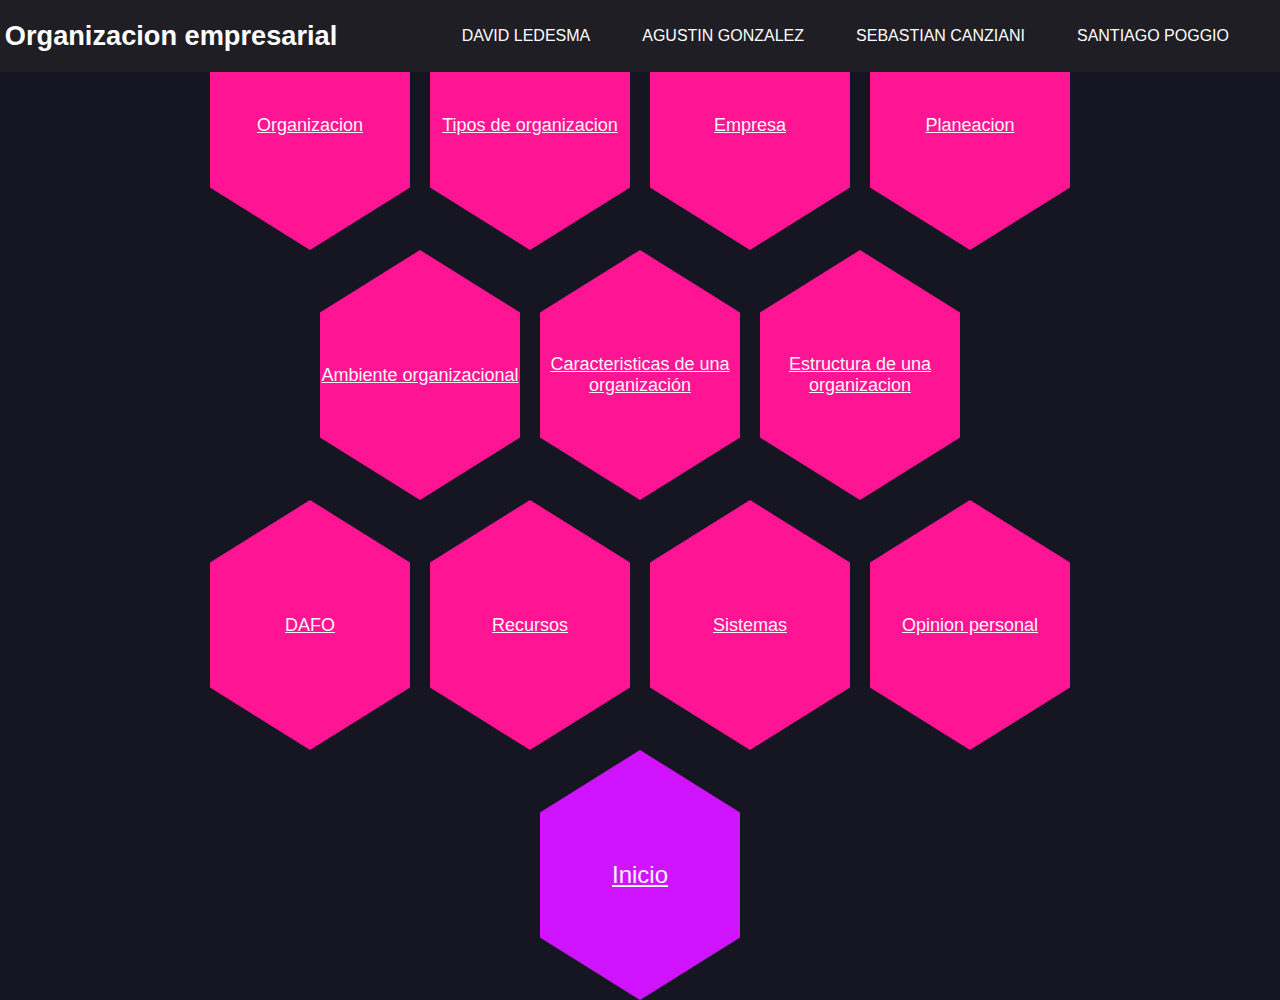
<file: index.html>
<!DOCTYPE html>
<html lang="en">
  <head>
    <meta charset="UTF-8" />
    <meta http-equiv="X-UA-Compatible" content="IE=edge" />
    <meta name="viewport" content="width=device-width, initial-scale=1.0" />
    <link rel="stylesheet" href="style.css" />
    <title>Organizacion empresarial</title>
  </head>
  <body>
    <div class="nav">
      <h2>Organizacion empresarial</h2>
      <ul id="item">
        <li><a href="#home">David Ledesma</a></li>
        <li><a href="#about">Agustin Gonzalez</a></li>
        <li><a href="#clases">Sebastian Canziani</a></li>
        <li><a href="#contacto">Santiago Poggio</a></li>

        </div>
      </ul>
      <i id="bar" class="fa fa-bars" aria-hidden="true"></i>
    </div>


    <br />
    <div class="container">
      <div class="hexagonArea first">
        <div class="hexagon"><a href="organizacion.html">Organizacion</a></div>
      </div>
      <div class="hexagonArea first">
        <div class="hexagon"><a href="tipos.html">Tipos de organizacion</a></div>
      </div>
      <div class="hexagonArea first">
        <div class="hexagon"><a href="empresa.html">Empresa</a></div>
      </div>
      <div class="hexagonArea first">
        <div class="hexagon"><a href="planeacion.html">Planeacion</a></div>
      </div>
      <div class="hexagonArea first">
        <div class="hexagon"><a href="ambiente.html">Ambiente organizacional</a></div>
      </div>
      <div class="hexagonArea first">
        <div class="hexagon"><a href="car.html">Caracteristicas de una organización</a></div>
      </div>
      <div class="hexagonArea first">
        <div class="hexagon"><a href="estructura.html">Estructura de una organizacion</a></div>
      </div>
        <div class="hexagonArea first">
        <div class="hexagon"><a href="DAFO.html">DAFO</a></div>
      <div class="hexagonArea first">
          <div class="hexagon"><a href="recursos.html">Recursos</a></div>
      </div>  
      <div class="hexagonArea first">
          <div class="hexagon"><a href="sistemas.html">Sistemas</a></div>
      </div>
      <div class="hexagonArea first">
          <div class="hexagon"><a href="opinion.html">Opinion personal</a></div>
      </div>
      </div>
    <div class="container2">
      <div class="hexagonArea2 first">
        <div class="hexagon2">
            <a href="home.html">Inicio</a>
        </div>
    </div>
    
  </body>
</html>
</file>
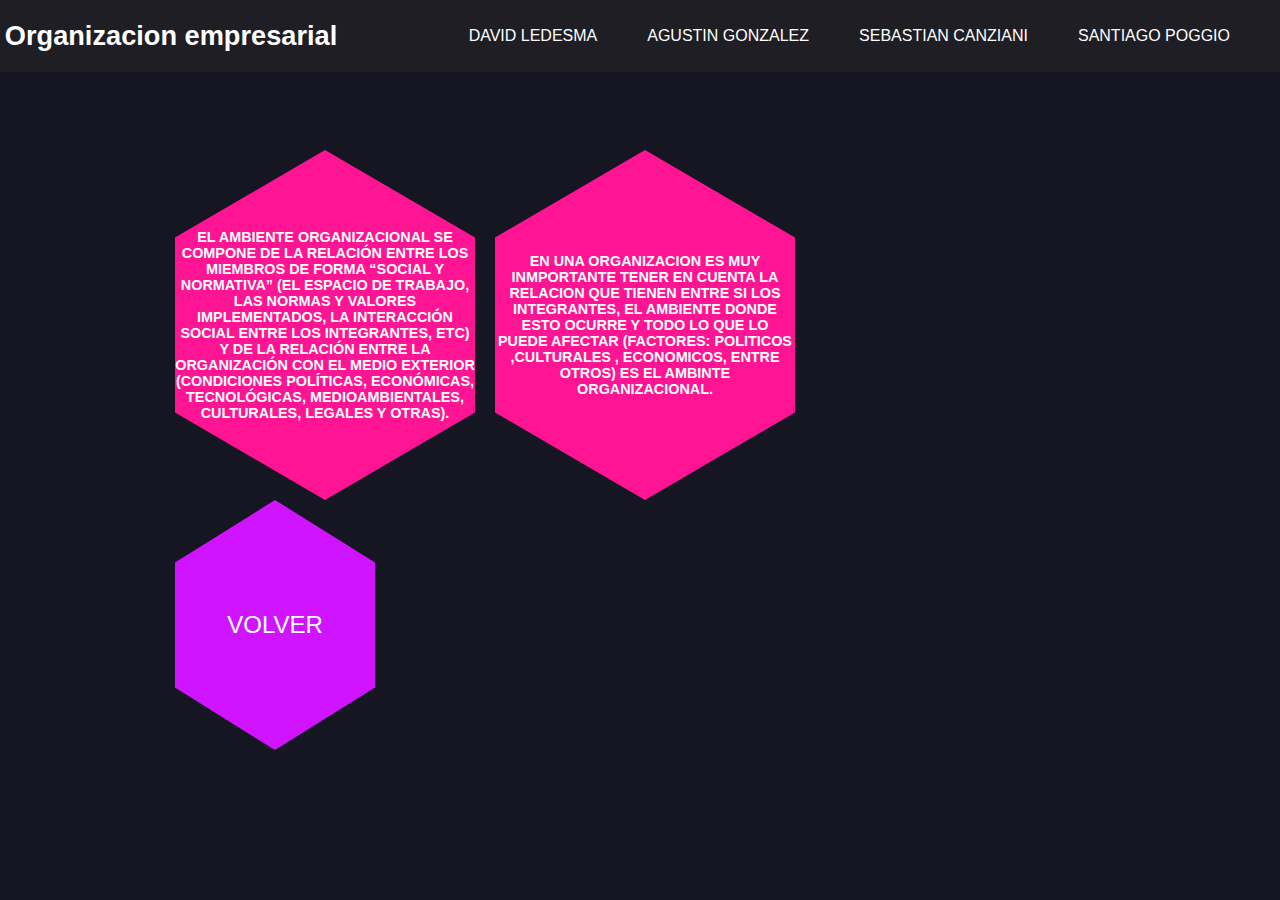
<file: ambiente.html>
<!DOCTYPE html>
<html lang="en">
  <head>
    <meta charset="UTF-8" />
    <meta http-equiv="X-UA-Compatible" content="IE=edge" />
    <meta name="viewport" content="width=device-width, initial-scale=1.0" />
    <link rel="stylesheet" href="ambiente.css" />
    <title>Document</title>
  </head>
  <body>
    <div class="nav">
      <h2>Organizacion empresarial</h2>
      <ul id="item">
        <li><a href="#home">David Ledesma</a></li>
        <li><a href="#about">Agustin Gonzalez</a></li>
        <li><a href="#clases">Sebastian Canziani</a></li>
        <li><a href="#contacto">Santiago Poggio</a></li>

        </div>
      </ul>
      <i id="bar" class="fa fa-bars" aria-hidden="true"></i>
    </div>


    <br />
    <div class="container">
      <div class="hexagonArea first">
        <div class="hexagon"><h3>
            El ambiente organizacional se compone de la relación entre los miembros de forma “social y normativa” (el espacio de trabajo, las normas y valores implementados, la interacción social entre los integrantes, etc) y de la  relación entre la organización con el medio exterior (condiciones políticas, económicas, tecnológicas, medioambientales, culturales, legales y otras).

</h3></div>
      </div>
      <div class="hexagonArea first">
        <div class="hexagon"><h3>
          
en una organizacion es muy inmportante tener en cuenta la relacion que tienen  entre si los integrantes, el ambiente donde esto ocurre y todo lo que lo puede afectar (factores: politicos ,culturales , economicos, entre otros) es el ambinte organizacional.
</h3></div>
      </div>
    <div class="container2">
      <div class="hexagonArea2 first">
        <div class="hexagon2">
            <a href="index.html">Volver</a>
        </div>
        
      </div>
      </div>
      </div>
    </div>
  </body>
</html>
</file>
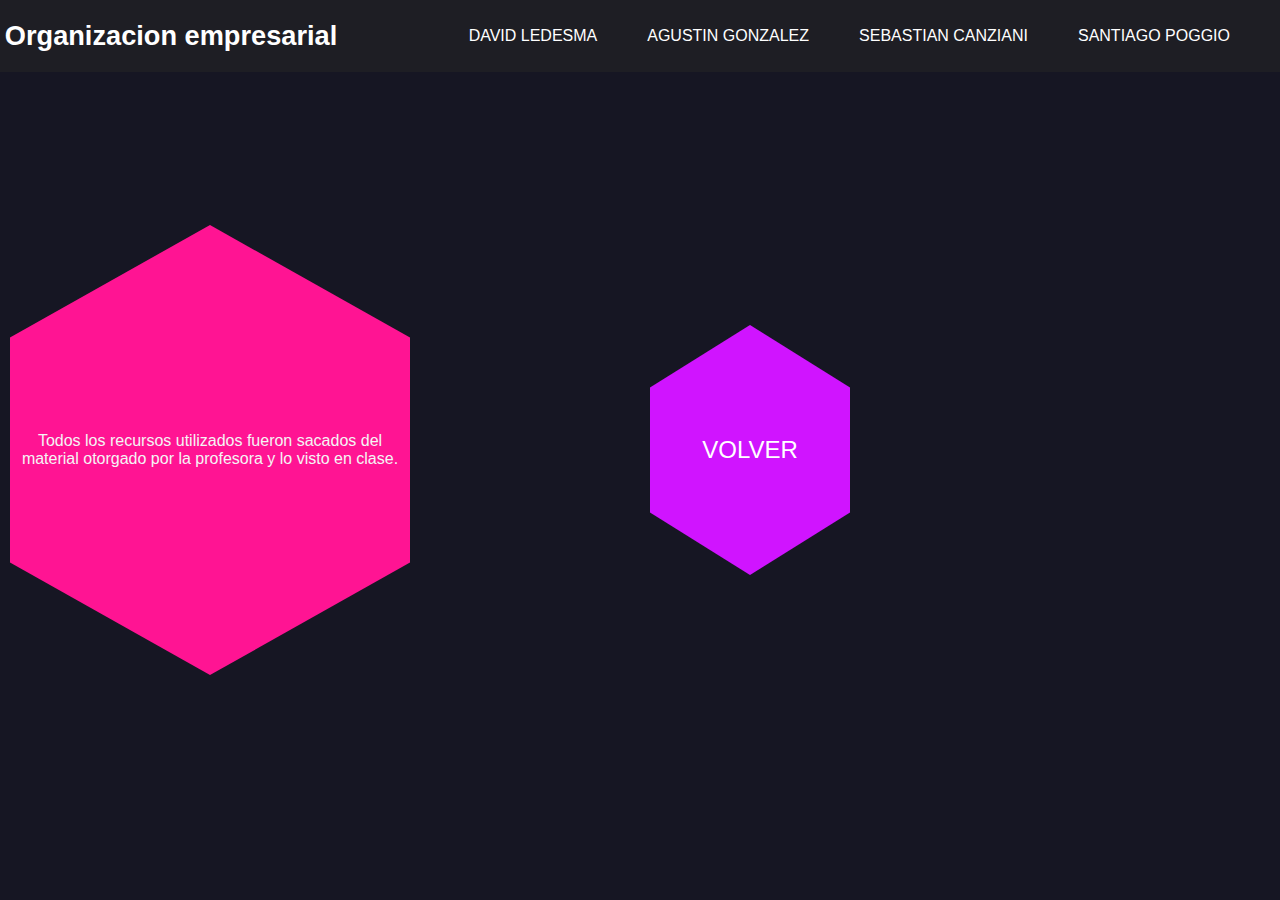
<file: biblio.html>
<!DOCTYPE html>
<html lang="en">
  <head>
    <meta charset="UTF-8" />
    <meta http-equiv="X-UA-Compatible" content="IE=edge" />
    <meta name="viewport" content="width=device-width, initial-scale=1.0" />
    <link rel="stylesheet" href="homestyle.css" />
    <title>Document</title>
  </head>
  <body>
    <div class="nav">
      <h2>Organizacion empresarial</h2>
      <ul id="item">
        <li><a href="#home">David Ledesma</a></li>
        <li><a href="#about">Agustin Gonzalez</a></li>
        <li><a href="#clases">Sebastian Canziani</a></li>
        <li><a href="#contacto">Santiago Poggio</a></li>

        </div>
      </ul>
      <i id="bar" class="fa fa-bars" aria-hidden="true"></i>
    </div>


    <br />
    <div class="container">
        <div class="hexagonArea first">
        <div class="hexagon">
            <ul>
                <li>Todos los recursos utilizados fueron sacados del material otorgado por la profesora y lo visto en clase.</li>
            </ul>
        </div>
      </div>
    </div>
    <div class="container2">
      <div class="hexagonArea2 first">
        <div class="hexagon2">
            <a href="home.html">volver</a>
        </div>
        
      </div>
      </div>
      </div>
      </div>
    </div>
  </body>
</html>
</file>
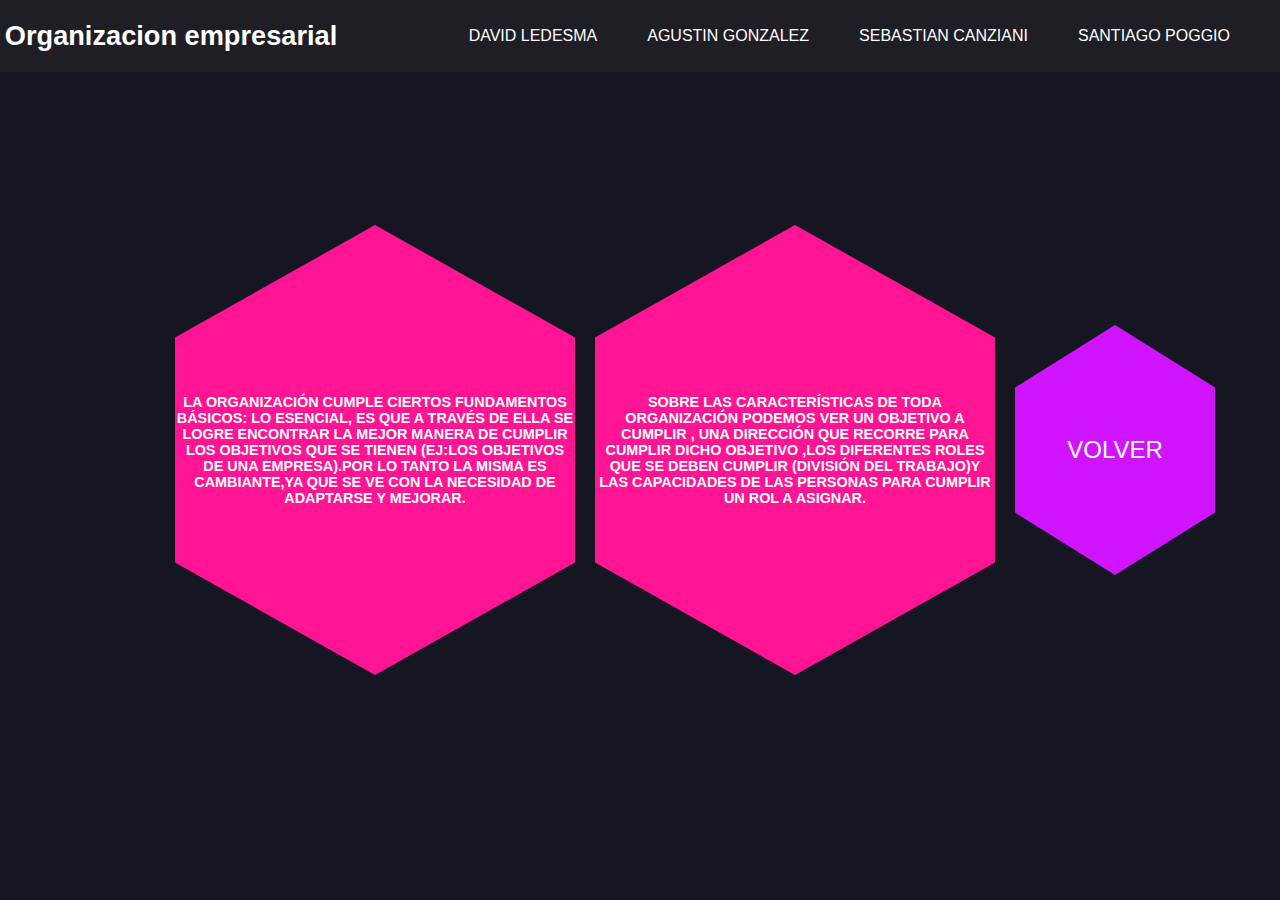
<file: car.html>
<!DOCTYPE html>
<html lang="en">
  <head>
    <meta charset="UTF-8" />
    <meta http-equiv="X-UA-Compatible" content="IE=edge" />
    <meta name="viewport" content="width=device-width, initial-scale=1.0" />
    <link rel="stylesheet" href="homestyle.css" />
    <title>Document</title>
  </head>
  <body>
    <div class="nav">
      <h2>Organizacion empresarial</h2>
      <ul id="item">
        <li><a href="#home">David Ledesma</a></li>
        <li><a href="#about">Agustin Gonzalez</a></li>
        <li><a href="#clases">Sebastian Canziani</a></li>
        <li><a href="#contacto">Santiago Poggio</a></li>

        </div>
      </ul>
      <i id="bar" class="fa fa-bars" aria-hidden="true"></i>
    </div>


    <br />
    <div class="container">
        <div class="hexagonArea first">
        <div class="hexagon"><h3>la organización cumple ciertos fundamentos básicos: lo esencial, es que a través de ella se logre encontrar la mejor manera de cumplir los objetivos que se tienen (ej:los objetivos de una empresa).por lo tanto la misma es cambiante,ya que se ve con la necesidad de adaptarse y mejorar.
        </h3></div>
      <div class="hexagonArea first">
        <div class="hexagon"><h3>sobre las características de toda organización podemos ver un objetivo a cumplir ,
Una dirección que recorre para cumplir dicho objetivo ,los diferentes roles que se deben cumplir (división del trabajo)y las capacidades de las personas para cumplir un rol  a asignar.  
        </h3></div>
      </div>
    <div class="container2">
      <div class="hexagonArea2 first">
        <div class="hexagon2">
            <a href="index.html">Volver</a>
        </div>
        
      </div>
      </div>
      </div>
    </div>
  </body>
</html>
</file>
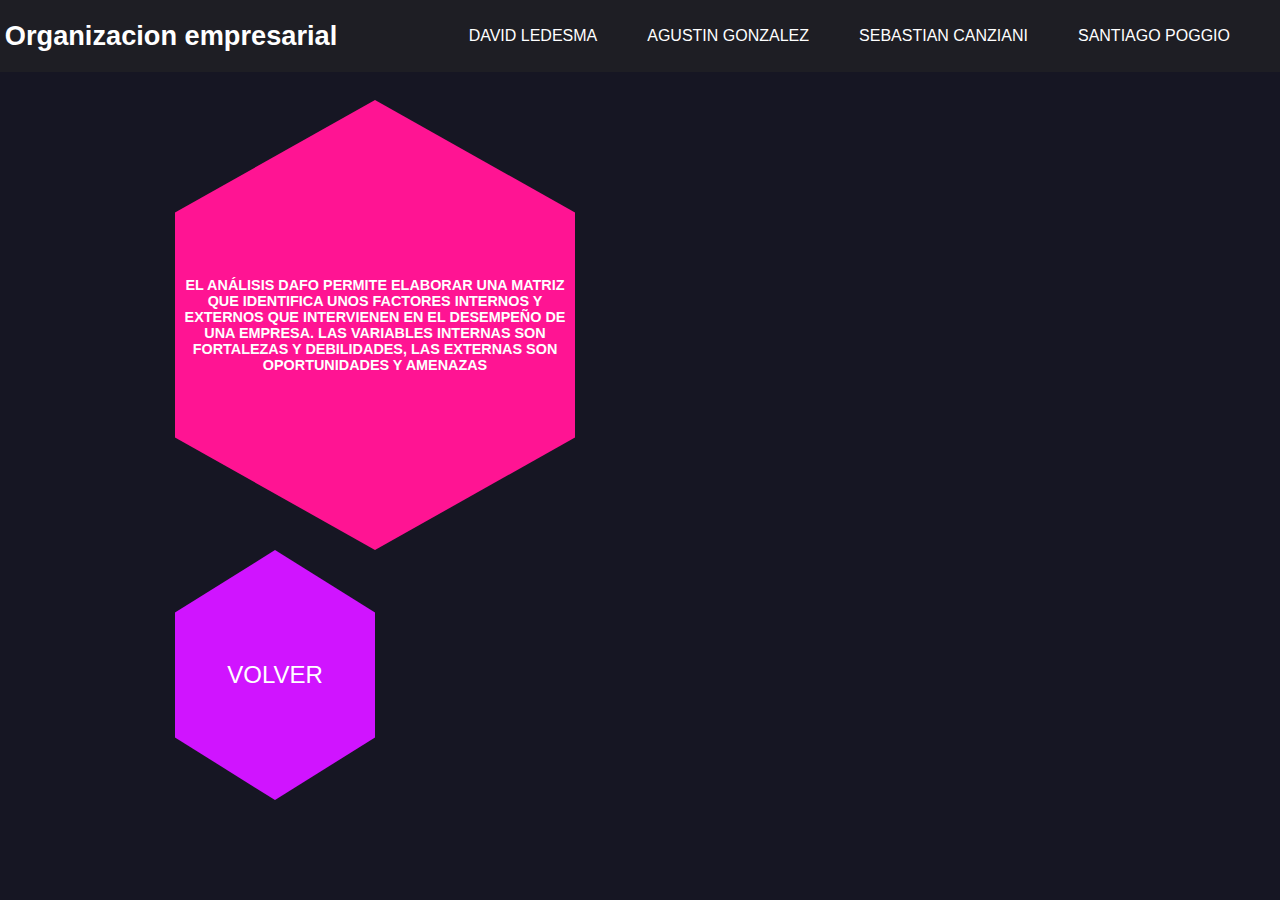
<file: DAFO.html>
<!DOCTYPE html>
<html lang="en">
  <head>
    <meta charset="UTF-8" />
    <meta http-equiv="X-UA-Compatible" content="IE=edge" />
    <meta name="viewport" content="width=device-width, initial-scale=1.0" />
    <link rel="stylesheet" href="homestyle.css" />
    <title>Document</title>
  </head>
  <body>
    <div class="nav">
      <h2>Organizacion empresarial</h2>
      <ul id="item">
        <li><a href="#home">David Ledesma</a></li>
        <li><a href="#about">Agustin Gonzalez</a></li>
        <li><a href="#clases">Sebastian Canziani</a></li>
        <li><a href="#contacto">Santiago Poggio</a></li>

        </div>
      </ul>
      <i id="bar" class="fa fa-bars" aria-hidden="true"></i>
    </div>


    <br />
    <div class="container">
      <div class="hexagonArea first">
        <div class="hexagon"><h3>
           El análisis DAFO permite elaborar una matriz que identifica unos factores internos y externos que intervienen en el desempeño de una empresa. Las variables internas son fortalezas y debilidades, las externas son oportunidades y amenazas
</h3></div>
      </div>
    <div class="container2">
      <div class="hexagonArea2 first">
        <div class="hexagon2">
            <a href="index.html">Volver</a>
        </div>
        
      </div>
      </div>
      </div>
    </div>
  </body>
</html>
</file>
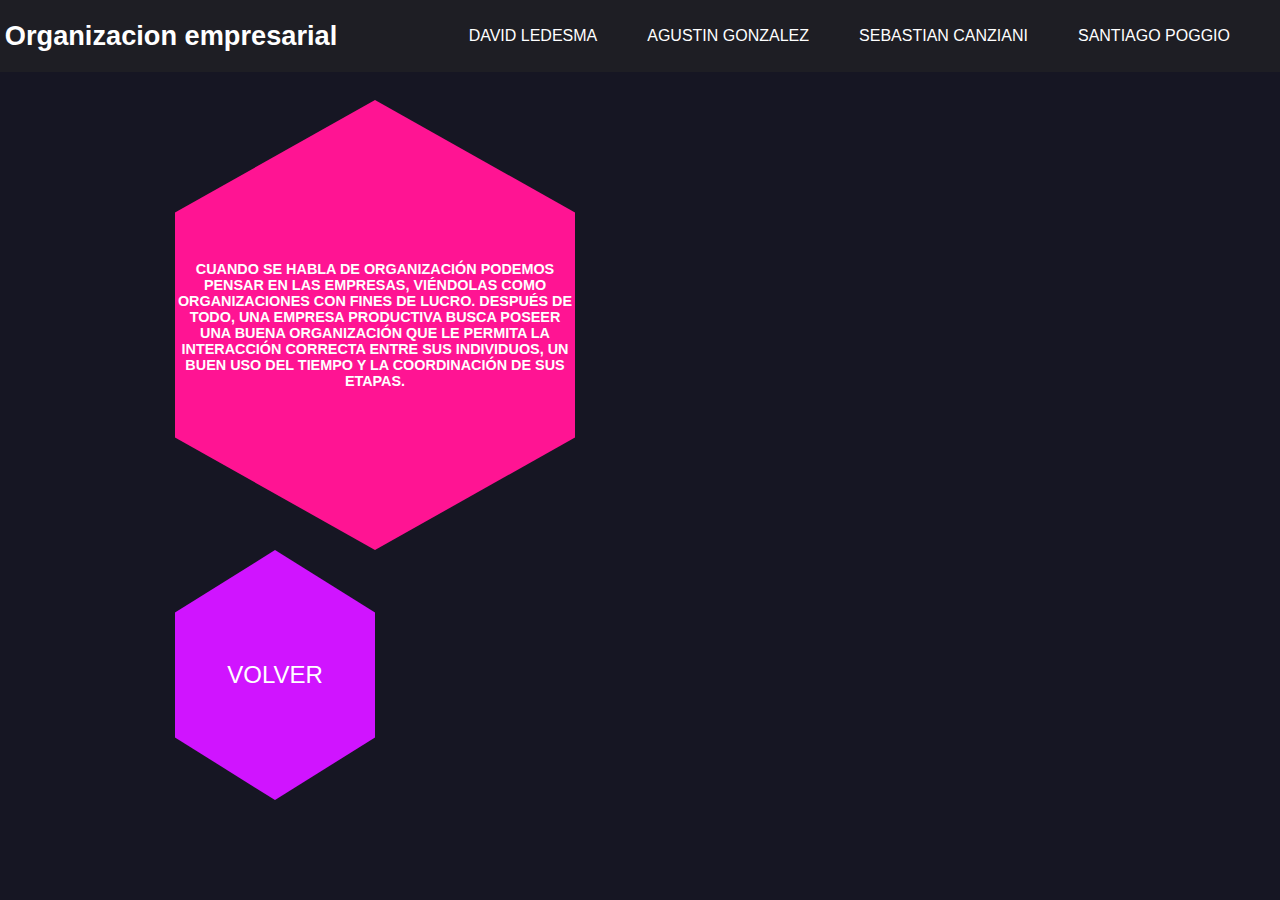
<file: empresa.html>
<!DOCTYPE html>
<html lang="en">
  <head>
    <meta charset="UTF-8" />
    <meta http-equiv="X-UA-Compatible" content="IE=edge" />
    <meta name="viewport" content="width=device-width, initial-scale=1.0" />
    <link rel="stylesheet" href="homestyle.css" />
    <title>Document</title>
  </head>
  <body>
    <div class="nav">
      <h2>Organizacion empresarial</h2>
      <ul id="item">
        <li><a href="#home">David Ledesma</a></li>
        <li><a href="#about">Agustin Gonzalez</a></li>
        <li><a href="#clases">Sebastian Canziani</a></li>
        <li><a href="#contacto">Santiago Poggio</a></li>

        </div>
      </ul>
      <i id="bar" class="fa fa-bars" aria-hidden="true"></i>
    </div>


    <br />
    <div class="container">
      <div class="hexagonArea first">
        <div class="hexagon"><h3>Cuando se habla de organización podemos pensar en las empresas, viéndolas como organizaciones con fines de lucro. Después de todo, una empresa productiva busca poseer una buena organización que le permita la interacción correcta entre sus individuos, un buen uso del tiempo y la coordinación de sus etapas.

        </h3></div>
      </div>
    <div class="container2">
      <div class="hexagonArea2 first">
        <div class="hexagon2">
            <a href="index.html">volver</a>
        </div>
        
      </div>
      </div>
      </div>
    </div>
  </body>
</html>
</file>
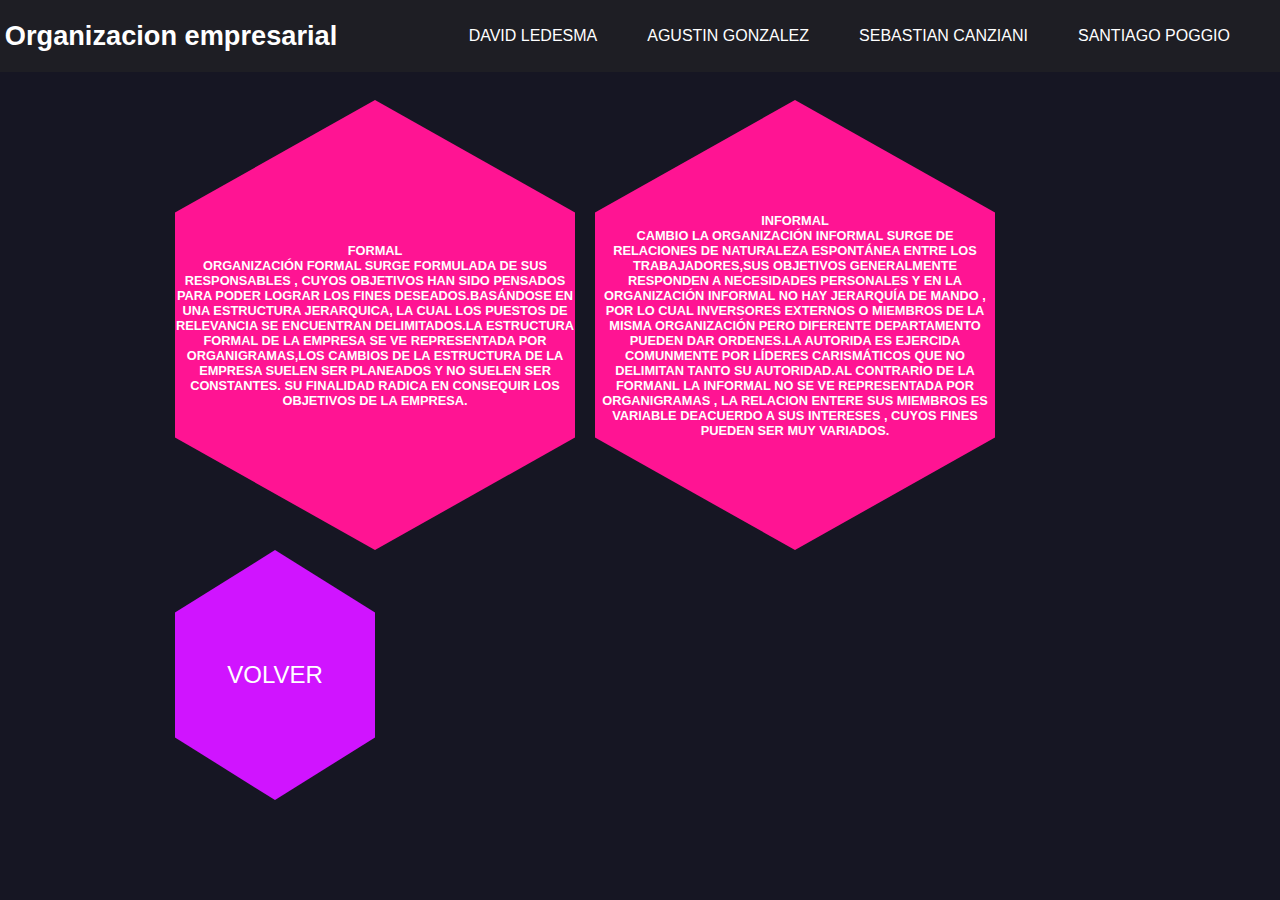
<file: estructura.html>
<!DOCTYPE html>
<html lang="en">
  <head>
    <meta charset="UTF-8" />
    <meta http-equiv="X-UA-Compatible" content="IE=edge" />
    <meta name="viewport" content="width=device-width, initial-scale=1.0" />
    <link rel="stylesheet" href="estructura.css" />
    <title>Document</title>
  </head>
  <body>
    <div class="nav">
      <h2>Organizacion empresarial</h2>
      <ul id="item">
        <li><a href="#home">David Ledesma</a></li>
        <li><a href="#about">Agustin Gonzalez</a></li>
        <li><a href="#clases">Sebastian Canziani</a></li>
        <li><a href="#contacto">Santiago Poggio</a></li>

        </div>
      </ul>
      <i id="bar" class="fa fa-bars" aria-hidden="true"></i>
    </div>


    <br />
    <div class="container">
      <div class="hexagonArea first">
        <div class="hexagon"><h3>Formal 
            <br>
             organización formal surge formulada de sus responsables , cuyos objetivos han sido pensados para poder lograr los fines deseados.Basándose en una estructura jerarquica, la cual los puestos de relevancia se encuentran delimitados.la estructura formal de la empresa se ve representada por organigramas,los cambios de la estructura de la empresa suelen ser planeados y no suelen ser constantes.
su finalidad radica en consequir los objetivos de la empresa.
</h3></div>
      </div>
      <div class="hexagonArea first">
        <div class="hexagon"><h3>Informal 
            <br>
             cambio la organización informal surge de relaciones de naturaleza espontánea entre los trabajadores,sus objetivos generalmente responden a necesidades  personales y en la organización informal no hay  jerarquía de mando , por lo cual inversores externos o miembros de la misma organización pero diferente departamento pueden dar ordenes.la autorida es ejercida comunmente por líderes carismáticos que no delimitan tanto su autoridad.al contrario de la formanl la informal no se ve representada por organigramas , la relacion entere sus miembros es variable deacuerdo a sus intereses , cuyos fines pueden ser muy variados.
</h3></div>
      </div>
    <div class="container2">
      <div class="hexagonArea2 first">
        <div class="hexagon2">
            <a href="index.html">Volver</a>
        </div>
        
      </div>
      </div>
      </div>
    </div>
  </body>
</html>
</file>
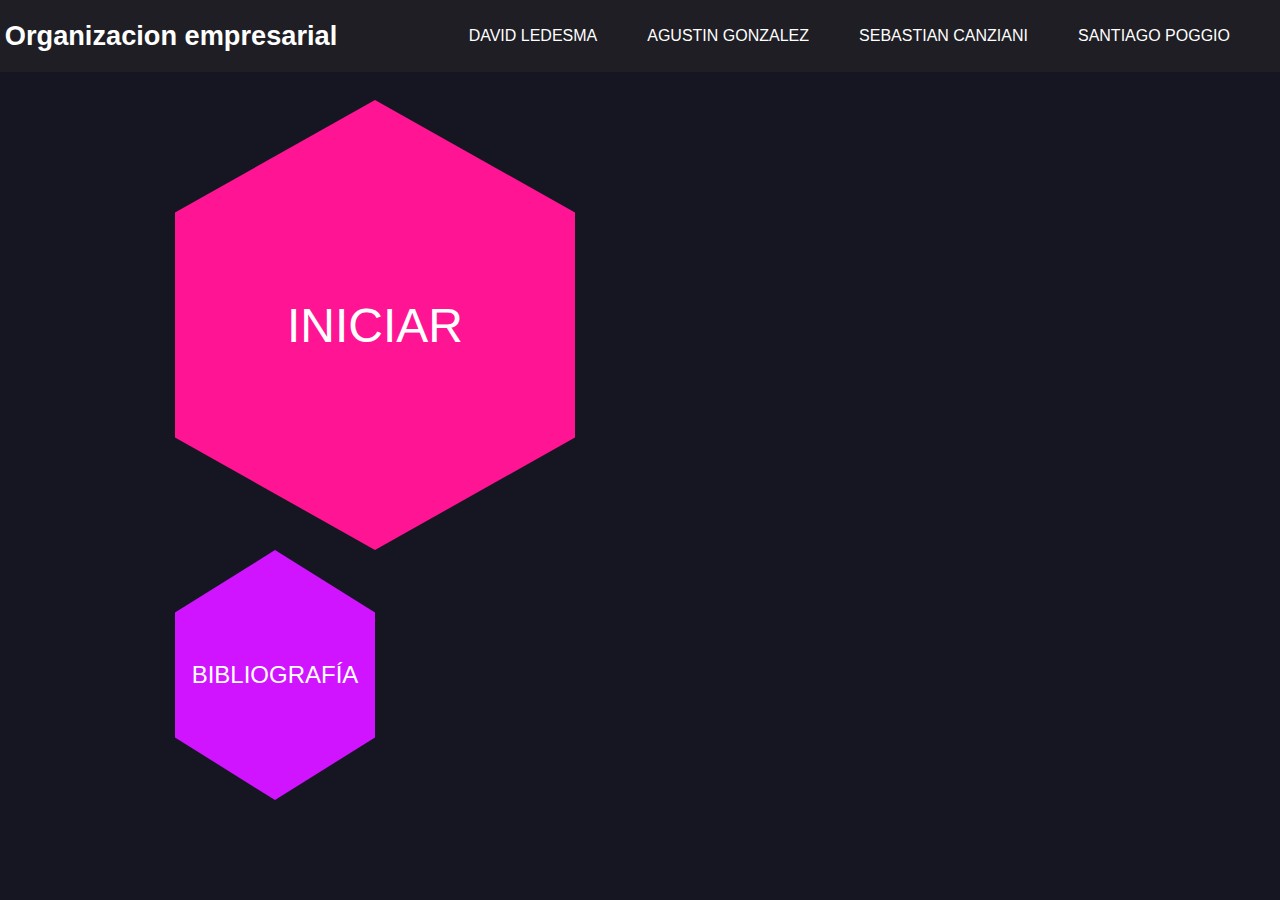
<file: home.html>
<!DOCTYPE html>
<html lang="en">
  <head>
    <meta charset="UTF-8" />
    <meta http-equiv="X-UA-Compatible" content="IE=edge" />
    <meta name="viewport" content="width=device-width, initial-scale=1.0" />
    <link rel="stylesheet" href="homestyle.css" />
    <title>Document</title>
  </head>
  <body>
    <div class="nav">
      <h2>Organizacion empresarial</h2>
      <ul id="item">
        <li><a href="#home">David Ledesma</a></li>
        <li><a href="#about">Agustin Gonzalez</a></li>
        <li><a href="#clases">Sebastian Canziani</a></li>
        <li><a href="#contacto">Santiago Poggio</a></li>

        </div>
      </ul>
      <i id="bar" class="fa fa-bars" aria-hidden="true"></i>
    </div>


    <br />
    <div class="container">
      <div class="hexagonArea first">
        <div class="hexagon"><a href="index.html">Iniciar</a></div>
      </div>
    <div class="container2">
      <div class="hexagonArea2 first">
        <div class="hexagon2">
            <a href="biblio.html">Bibliografía</a>
        </div>
        
      </div>
      </div>
      </div>
    </div>
  </body>
</html>
</file>
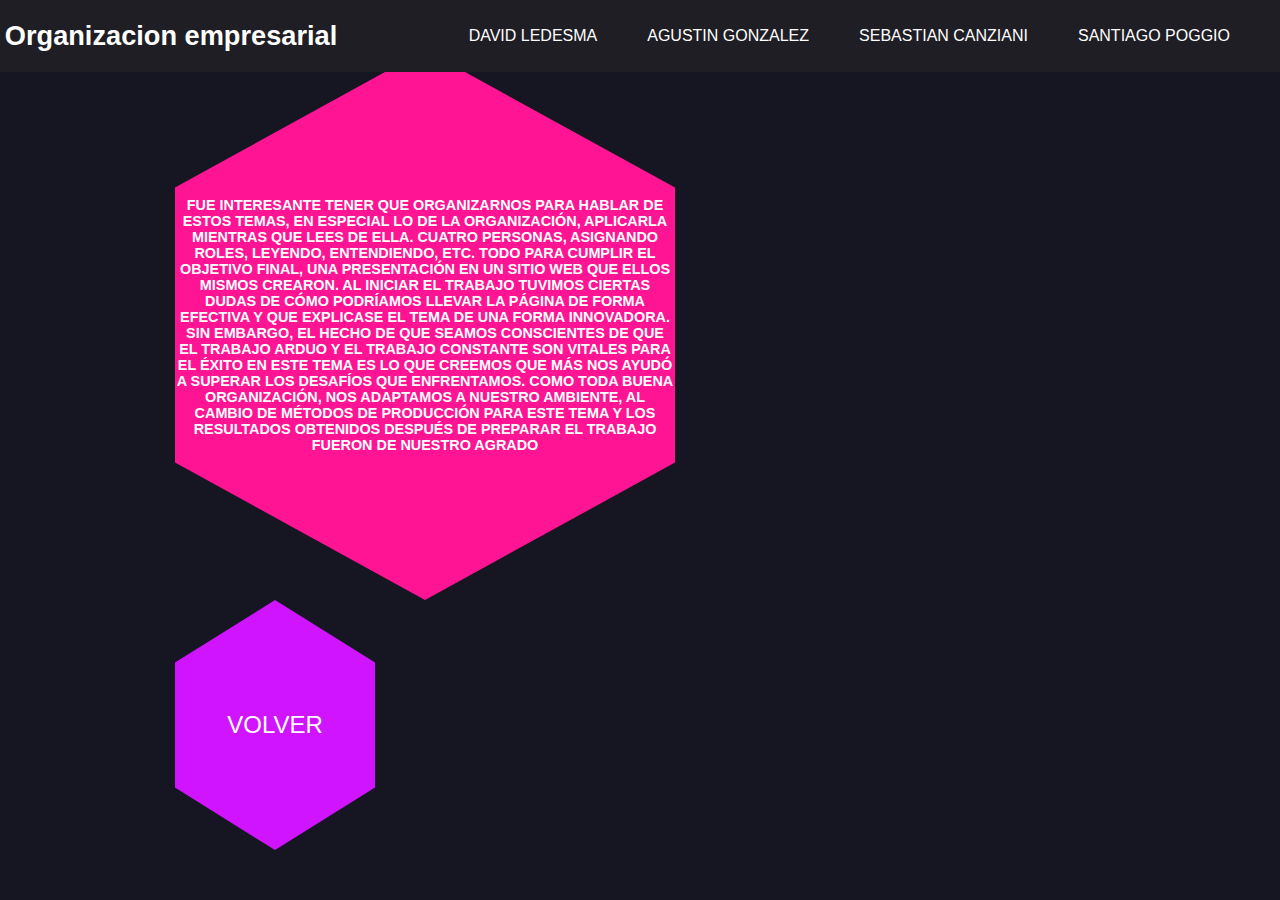
<file: opinion.html>
<!DOCTYPE html>
<html lang="en">
  <head>
    <meta charset="UTF-8" />
    <meta http-equiv="X-UA-Compatible" content="IE=edge" />
    <meta name="viewport" content="width=device-width, initial-scale=1.0" />
    <link rel="stylesheet" href="opinion.css" />
    <title>Document</title>
  </head>
  <body>
    <div class="nav">
      <h2>Organizacion empresarial</h2>
      <ul id="item">
        <li><a href="#home">David Ledesma</a></li>
        <li><a href="#about">Agustin Gonzalez</a></li>
        <li><a href="#clases">Sebastian Canziani</a></li>
        <li><a href="#contacto">Santiago Poggio</a></li>

        </div>
      </ul>
      <i id="bar" class="fa fa-bars" aria-hidden="true"></i>
    </div>


    <br />
    <div class="container">
      <div class="hexagonArea first">
        <div class="hexagon"><h3 href="index.html">Fue interesante tener que organizarnos para hablar de estos temas, en especial lo de la organización, aplicarla mientras que lees de ella.
Cuatro personas, asignando roles, leyendo, entendiendo, etc. Todo para cumplir el objetivo final, una presentación en un sitio web que ellos mismos crearon.
Al iniciar el trabajo tuvimos ciertas dudas de cómo podríamos llevar la página de forma efectiva y que explicase el tema de una forma innovadora. Sin embargo, el hecho de que seamos conscientes de que el trabajo arduo y el trabajo constante son vitales para el éxito en este tema es lo que creemos que más nos ayudó a superar los desafíos que enfrentamos.
Como toda buena organización, nos adaptamos a nuestro ambiente, al cambio de métodos de producción para este tema y los resultados obtenidos después de preparar el trabajo fueron de nuestro agrado</h3></div>
      </div>
    <div class="container2">
      <div class="hexagonArea2 first">
        <div class="hexagon2">
            <a href="index.html">Volver</a>
        </div>
        
      </div>
      </div>
      </div>
    </div>
  </body>
</html>
</file>
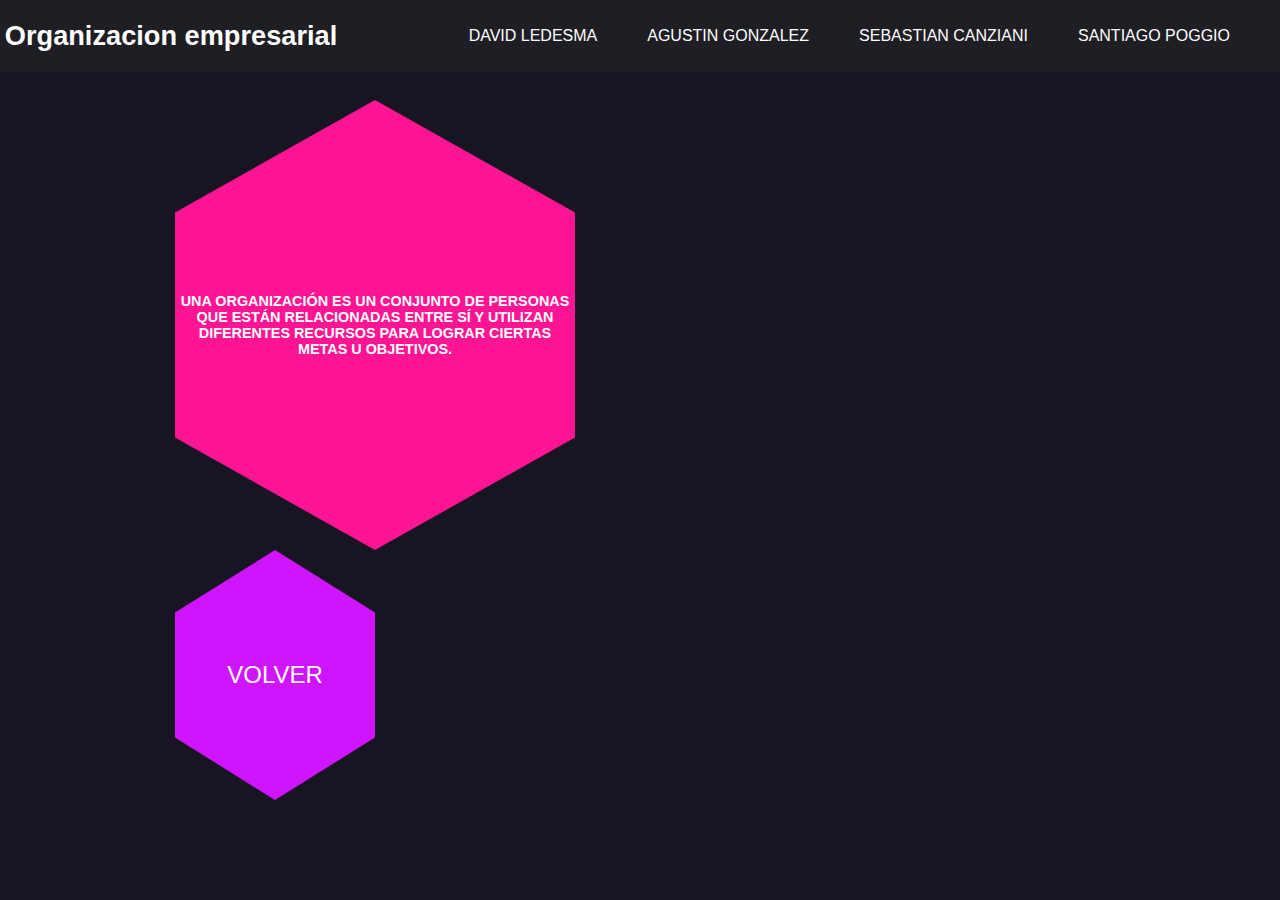
<file: organizacion.html>
<!DOCTYPE html>
<html lang="en">
  <head>
    <meta charset="UTF-8" />
    <meta http-equiv="X-UA-Compatible" content="IE=edge" />
    <meta name="viewport" content="width=device-width, initial-scale=1.0" />
    <link rel="stylesheet" href="homestyle.css" />
    <title>Document</title>
  </head>
  <body>
    <div class="nav">
      <h2>Organizacion empresarial</h2>
      <ul id="item">
        <li><a href="#home">David Ledesma</a></li>
        <li><a href="#about">Agustin Gonzalez</a></li>
        <li><a href="#clases">Sebastian Canziani</a></li>
        <li><a href="#contacto">Santiago Poggio</a></li>

        </div>
      </ul>
      <i id="bar" class="fa fa-bars" aria-hidden="true"></i>
    </div>


    <br />
    <div class="container">
      <div class="hexagonArea first">
        <div class="hexagon"><h3>
            Una organización es un conjunto de personas que están relacionadas entre sí y utilizan diferentes recursos para lograr ciertas metas u objetivos.</h3></div>
      </div>
    <div class="container2">
      <div class="hexagonArea2 first">
        <div class="hexagon2">
            <a href="index.html">Volver</a>
        </div>
        
      </div>
      </div>
      </div>
    </div>
  </body>
</html>
</file>
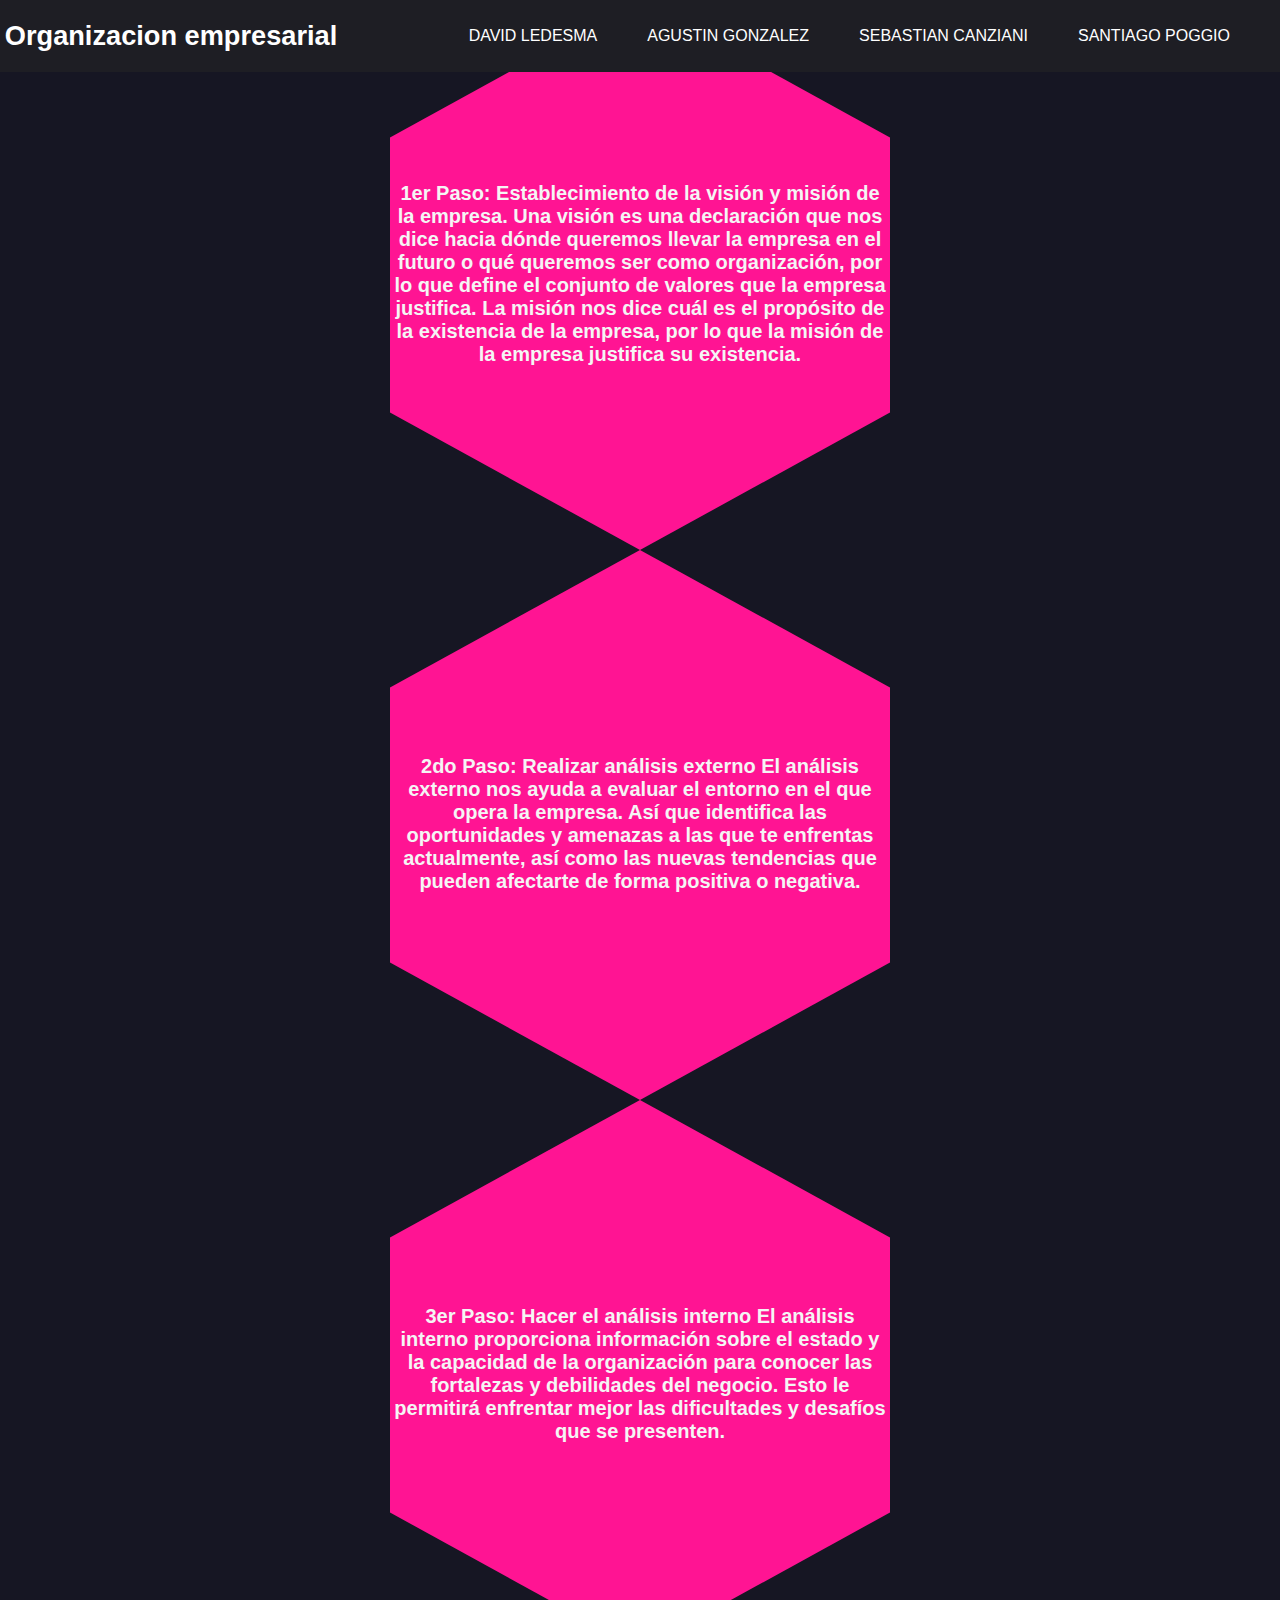
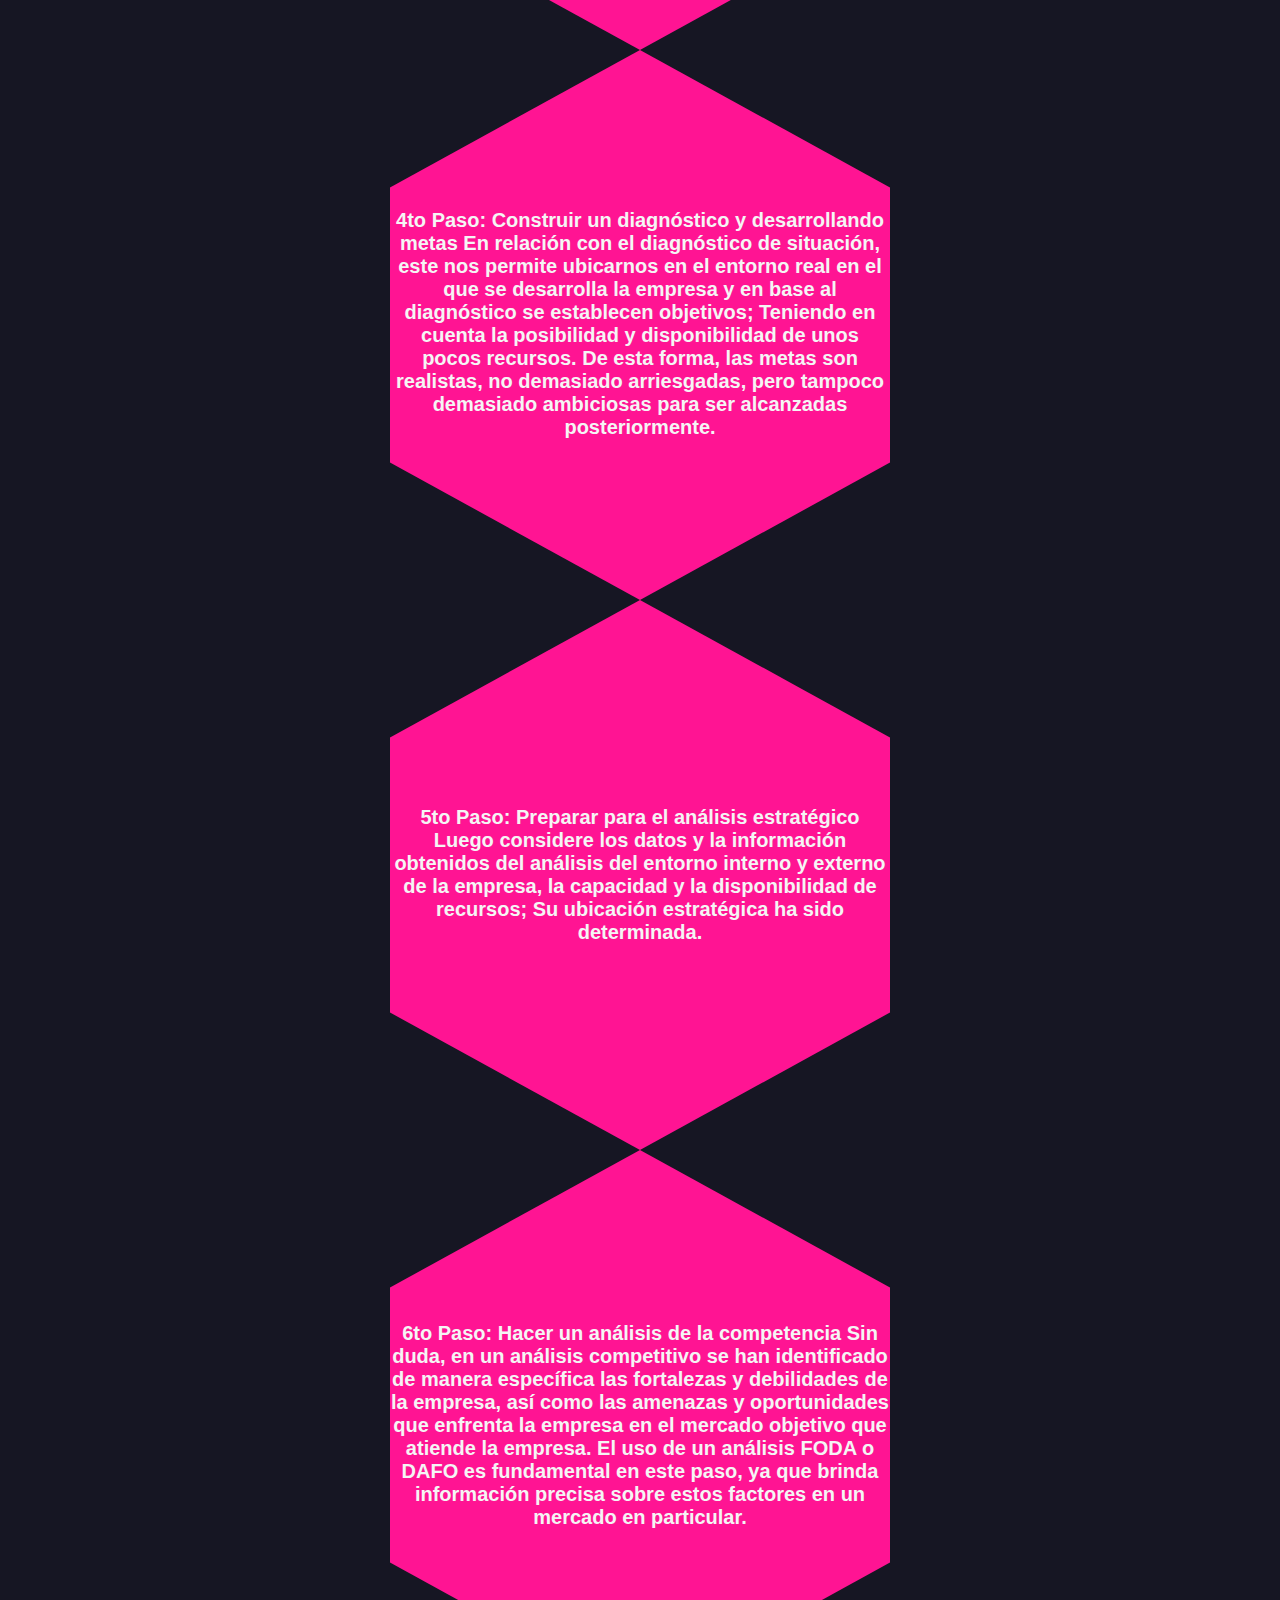
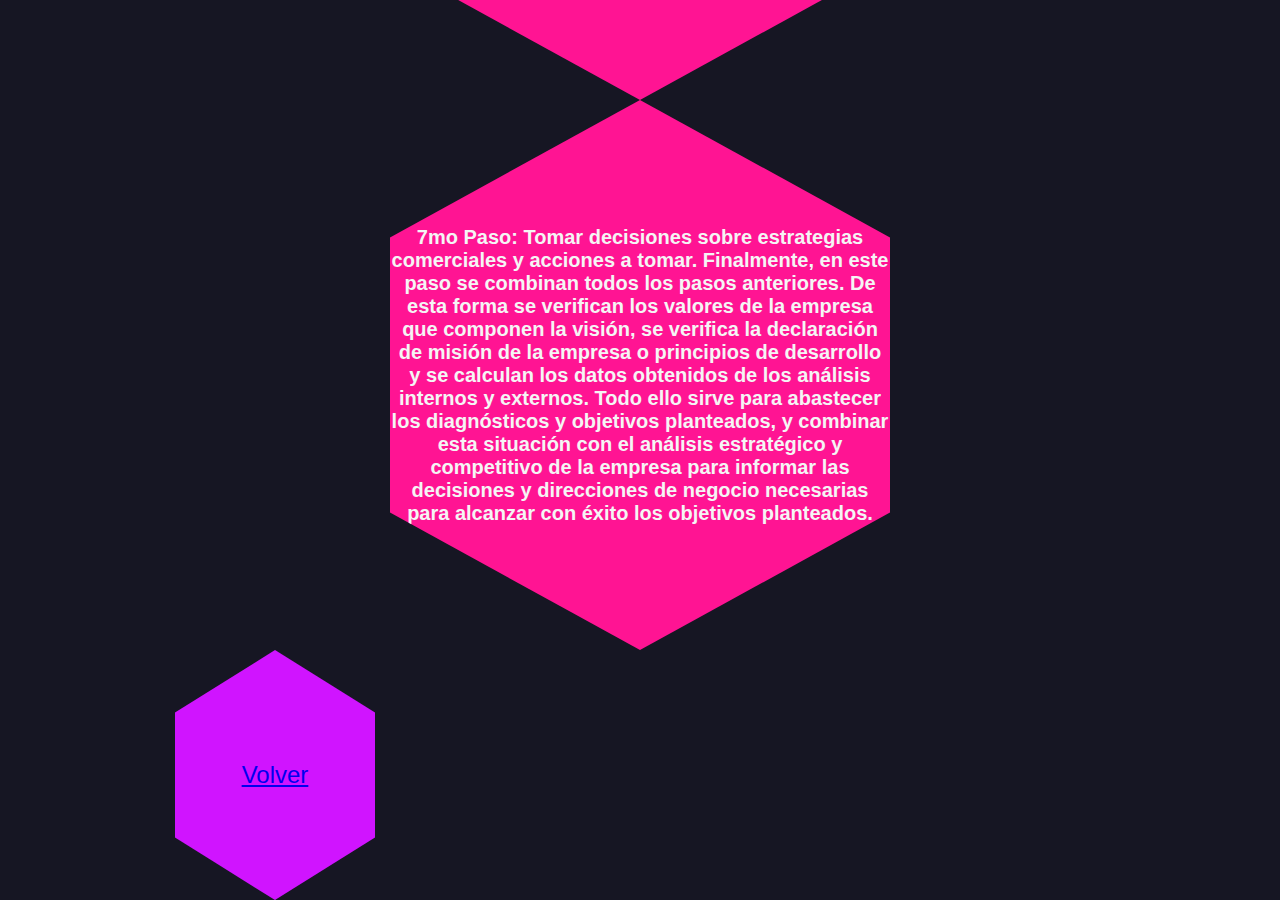
<file: pasos.html>
<!DOCTYPE html>
<html lang="en">
  <head>
    <meta charset="UTF-8" />
    <meta http-equiv="X-UA-Compatible" content="IE=edge" />
    <meta name="viewport" content="width=device-width, initial-scale=1.0" />
    <link rel="stylesheet" href="pasos.css" />
    <title>Document</title>
  </head>
  <body>
    <div class="nav">
      <h2>Organizacion empresarial</h2>
      <ul id="item">
        <li><a href="#home">David Ledesma</a></li>
        <li><a href="#about">Agustin Gonzalez</a></li>
        <li><a href="#clases">Sebastian Canziani</a></li>
        <li><a href="#contacto">Santiago Poggio</a></li>

        </div>
      </ul>
      <i id="bar" class="fa fa-bars" aria-hidden="true"></i>
    </div>


    <br />
    <div class="container">
      <div class="hexagonArea first">
        <div class="hexagon"><h3>1er Paso: Establecimiento de la visión y misión de la empresa.
Una visión es una declaración que nos dice hacia dónde queremos llevar la empresa en el futuro o qué queremos ser como organización, por lo que define el conjunto de valores que la empresa justifica.
La misión nos dice cuál es el propósito de la existencia de la empresa, por lo que la misión de la empresa justifica su existencia.
<h3></div>
      </div>
      <div class="hexagonArea first">
        <div class="hexagon"><h3>2do Paso: Realizar análisis externo
El análisis externo nos ayuda a evaluar el entorno en el que opera la empresa. Así que identifica las oportunidades y amenazas a las que te enfrentas actualmente, así como las nuevas tendencias que pueden afectarte de forma positiva o negativa.

<h3></div>
      </div>
      <div class="hexagonArea first">
        <div class="hexagon"><h3>3er Paso: Hacer el análisis interno
El análisis interno proporciona información sobre el estado y la capacidad de la organización para conocer las fortalezas y debilidades del negocio. Esto le permitirá enfrentar mejor las dificultades y desafíos que se presenten.
<h3></div>
      </div>
      <div class="hexagonArea first">
        <div class="hexagon"><h3>4to Paso: Construir un diagnóstico y desarrollando metas
En relación con el diagnóstico de situación, este nos permite ubicarnos en el entorno real en el que se desarrolla la empresa y en base al diagnóstico se establecen objetivos; Teniendo en cuenta la posibilidad y disponibilidad de unos pocos recursos. De esta forma, las metas son realistas, no demasiado arriesgadas, pero tampoco demasiado ambiciosas para ser alcanzadas posteriormente.
<h3></div>
      </div>
      <div class="hexagonArea first">
        <div class="hexagon"><h3>5to Paso: Preparar para el análisis estratégico
Luego considere los datos y la información obtenidos del análisis del entorno interno y externo de la empresa, la capacidad y la disponibilidad de recursos; Su ubicación estratégica ha sido determinada.
        </h3></div>
      </div>
      <div class="hexagonArea first">
        <div class="hexagon"><h3>6to Paso: Hacer un análisis de la competencia
Sin duda, en un análisis competitivo se han identificado de manera específica las fortalezas y debilidades de la empresa, así como las amenazas y oportunidades que enfrenta la empresa en el mercado objetivo que atiende la empresa. El uso de un análisis FODA o DAFO es fundamental en este paso, ya que brinda información precisa sobre estos factores en un mercado en particular.
        </h3></div>
      </div>
      <div class="hexagonArea first">
        <div class="hexagon"><h3>7mo Paso: Tomar decisiones sobre estrategias comerciales y acciones a tomar.
Finalmente, en este paso se combinan todos los pasos anteriores. De esta forma se verifican los valores de la empresa que componen la visión, se verifica la declaración de misión de la empresa o principios de desarrollo y se calculan los datos obtenidos de los análisis internos y externos. Todo ello sirve para abastecer los diagnósticos y objetivos planteados, y combinar esta situación con el análisis estratégico y competitivo de la empresa para informar las decisiones y direcciones de negocio necesarias para alcanzar con éxito los objetivos planteados.

        </h3></div>
      </div>
       <div class="container2">
      <div class="hexagonArea2 first">
        <div class="hexagon2">
            <a href="index.html">Volver</a>
        </div>
        
      </div>
      </div>
    </div>
    
  </body>
</html>
</file>
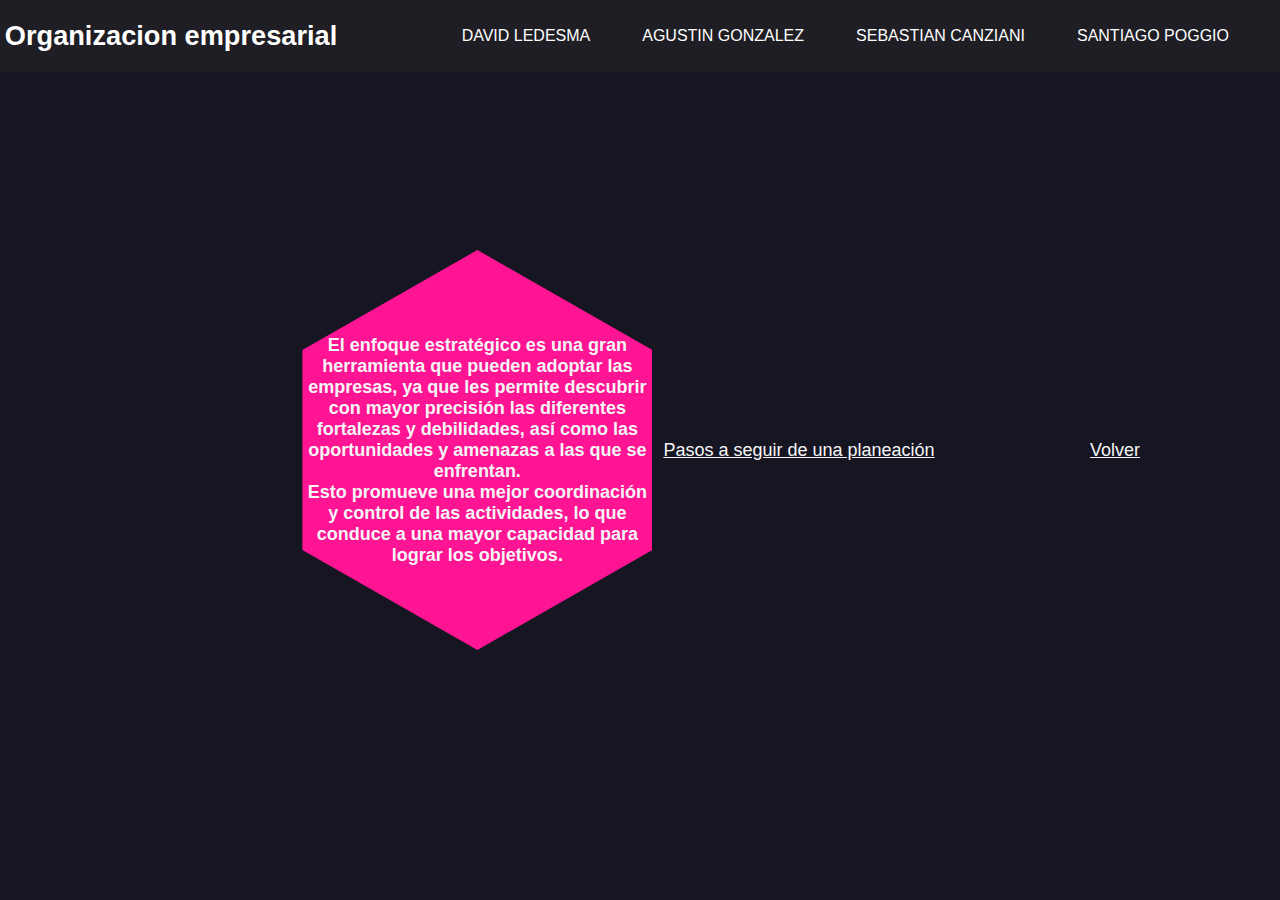
<file: planeacion.html>
<!DOCTYPE html>
<html lang="en">
  <head>
    <meta charset="UTF-8" />
    <meta http-equiv="X-UA-Compatible" content="IE=edge" />
    <meta name="viewport" content="width=device-width, initial-scale=1.0" />
    <link rel="stylesheet" href="planeacion.css" />
    <title>Document</title>
  </head>
  <body>
    <div class="nav">
      <h2>Organizacion empresarial</h2>
      <ul id="item">
        <li><a href="#home">David Ledesma</a></li>
        <li><a href="#about">Agustin Gonzalez</a></li>
        <li><a href="#clases">Sebastian Canziani</a></li>
        <li><a href="#contacto">Santiago Poggio</a></li>

        </div>
      </ul>
      <i id="bar" class="fa fa-bars" aria-hidden="true"></i>
    </div>


    <br />
    <div class="container">
      <div class="hexagonArea first">
        <div class="hexagon"><h3>El enfoque estratégico es una gran herramienta que pueden adoptar las empresas, ya que les permite descubrir con mayor precisión las diferentes fortalezas y debilidades, así como las oportunidades y amenazas a las que se enfrentan.
            <br>
Esto promueve una mejor coordinación y control de las actividades, lo que conduce a una mayor capacidad para lograr los objetivos.
        </h3></div>
      </div>
    <div class="container2">
      <div class="hexagonArea2 first">
        <div class="hexagon2">
            <a href="pasos.html">Pasos a seguir de una planeación</a>
        </div>
        
      </div>
      </div>
      
      </div>
      <div class="container2">
      <div class="hexagonArea2 first">
        <div class="hexagon2">
            <a href="index.html">Volver</a>
        </div>
        
      </div>
      </div>
    </div>
     
  </body>
</html>
</file>
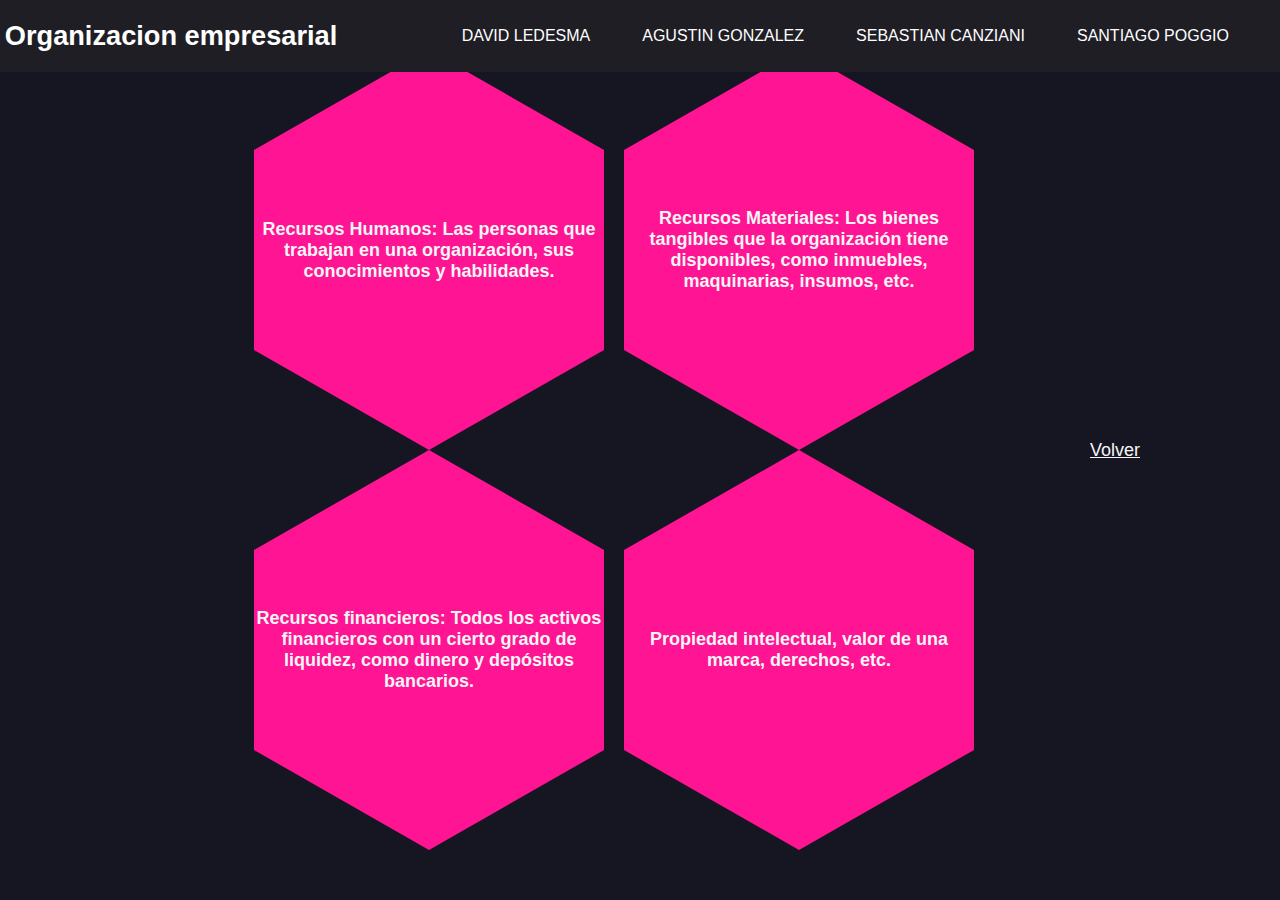
<file: recursos.html>
<!DOCTYPE html>
<html lang="en">
  <head>
    <meta charset="UTF-8" />
    <meta http-equiv="X-UA-Compatible" content="IE=edge" />
    <meta name="viewport" content="width=device-width, initial-scale=1.0" />
    <link rel="stylesheet" href="planeacion.css" />
    <title>Organizacion empresarial</title>
  </head>
  <body>
    <div class="nav">
      <h2>Organizacion empresarial</h2>
      <ul id="item">
        <li><a href="#home">David Ledesma</a></li>
        <li><a href="#about">Agustin Gonzalez</a></li>
        <li><a href="#clases">Sebastian Canziani</a></li>
        <li><a href="#contacto">Santiago Poggio</a></li>

        </div>
      </ul>
      <i id="bar" class="fa fa-bars" aria-hidden="true"></i>
    </div>


    <br />
    <div class="container">
      <div class="hexagonArea first">
        <div class="hexagon"><h3 href="organizacion.html">Recursos Humanos: Las personas que trabajan en una organización, sus conocimientos y habilidades.
        </h3></div>
      </div>
      <div class="hexagonArea first">
        <div class="hexagon"><h3 href="tipos.html">Recursos Materiales: Los bienes tangibles que la organización tiene disponibles, como inmuebles, maquinarias, insumos, etc.
        </h3></div>
      </div>
      <div class="hexagonArea first">
        <div class="hexagon"><h3 href="empresa.html">Recursos financieros: Todos los activos financieros con un cierto grado de liquidez, como dinero y depósitos bancarios.
        </h3></div>
      </div>
      <div class="hexagonArea first">
        <div class="hexagon"><h3 href="planeacion.html">Propiedad intelectual, valor de una marca, derechos, etc.

        </h3></div>
      </div>
      
      </div>
       <div class="container2">
      <div class="hexagonArea2 first">
        <div class="hexagon2">
            <a href="index.html">Volver</a>
        </div>
        
      </div>
      </div>
    </div>
  </body>
</html>
</file>
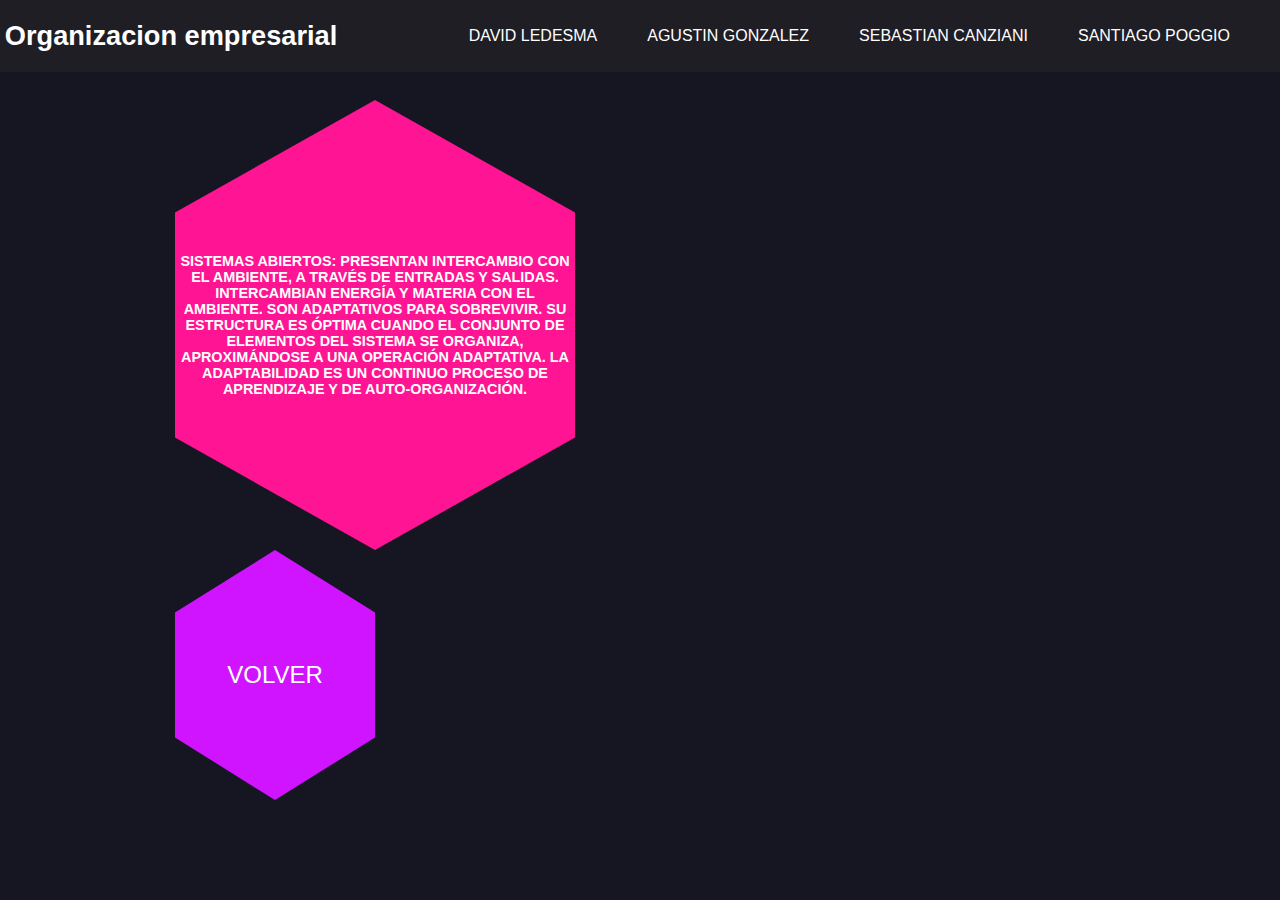
<file: sistemas.html>
<!DOCTYPE html>
<html lang="en">
  <head>
    <meta charset="UTF-8" />
    <meta http-equiv="X-UA-Compatible" content="IE=edge" />
    <meta name="viewport" content="width=device-width, initial-scale=1.0" />
    <link rel="stylesheet" href="homestyle.css" />
    <title>Document</title>
  </head>
  <body>
    <div class="nav">
      <h2>Organizacion empresarial</h2>
      <ul id="item">
        <li><a href="#home">David Ledesma</a></li>
        <li><a href="#about">Agustin Gonzalez</a></li>
        <li><a href="#clases">Sebastian Canziani</a></li>
        <li><a href="#contacto">Santiago Poggio</a></li>

        </div>
      </ul>
      <i id="bar" class="fa fa-bars" aria-hidden="true"></i>
    </div>


    <br />
    <div class="container">
      <div class="hexagonArea first">
        <div class="hexagon"><h3>
            Sistemas abiertos: presentan intercambio con el ambiente, a través de
entradas y salidas. Intercambian energía y materia con el ambiente. Son
adaptativos para sobrevivir. Su estructura es óptima cuando el conjunto de
elementos del sistema se organiza, aproximándose a una operación
adaptativa. La adaptabilidad es un continuo proceso de aprendizaje y de
auto-organización.
</h3></div>
      </div>
    <div class="container2">
      <div class="hexagonArea2 first">
        <div class="hexagon2">
            <a href="index.html">Volver</a>
        </div>
        
      </div>
      </div>
      </div>
    </div>
  </body>
</html>
</file>
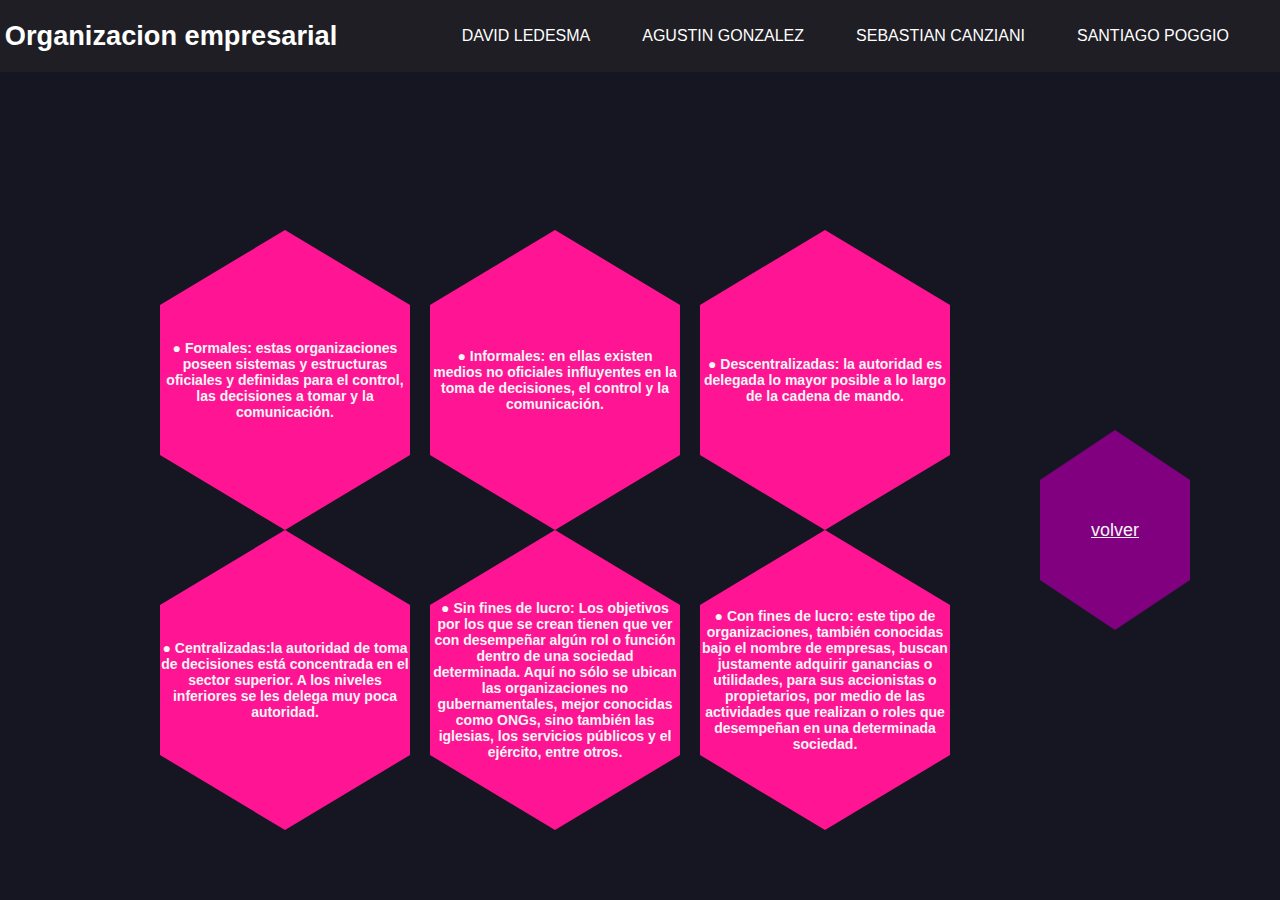
<file: tipos.html>
<!DOCTYPE html>
<html lang="en">
  <head>
    <meta charset="UTF-8" />
    <meta http-equiv="X-UA-Compatible" content="IE=edge" />
    <meta name="viewport" content="width=device-width, initial-scale=1.0" />
    <link rel="stylesheet" href="info.css" />
    <title>Organizacion empresarial</title>
  </head>
  <body>
    <div class="nav">
      <h2>Organizacion empresarial</h2>
      <ul id="item">
        <li><a href="#home">David Ledesma</a></li>
        <li><a href="#about">Agustin Gonzalez</a></li>
        <li><a href="#clases">Sebastian Canziani</a></li>
        <li><a href="#contacto">Santiago Poggio</a></li>

        </div>
      </ul>
      <i id="bar" class="fa fa-bars" aria-hidden="true"></i>
    </div>


    <br />
    <div class="container">
      <div class="hexagonArea first">
        <div class="hexagon"><h3>●	Formales: estas organizaciones poseen sistemas y estructuras oficiales y definidas para el control, las decisiones a tomar y la comunicación.</h3></div>
      </div>
      <div class="hexagonArea first">
        <div class="hexagon"><h3>●	Informales: en ellas existen medios no oficiales influyentes en la toma de decisiones, el control y la comunicación.
            </h3></div>
      </div>
      <div class="hexagonArea first">
        <div class="hexagon"><h3>●	Descentralizadas: la autoridad es delegada lo mayor posible a lo largo de la cadena de mando.

        </h3></div>
      </div>
      <div class="hexagonArea first">
        <div class="hexagon"><h3>●	Centralizadas:la autoridad de toma de decisiones está concentrada en el sector superior. A los niveles inferiores se les delega muy poca autoridad.</h3></div>
      </div>
      <div class="hexagonArea first">
        <div class="hexagon"><h3>●	Sin fines de lucro: Los objetivos por los que se crean tienen que ver con desempeñar algún rol o función dentro de una sociedad determinada. Aquí no sólo se ubican las organizaciones no gubernamentales, mejor conocidas como ONGs, sino también las iglesias, los servicios públicos y el ejército, entre otros.</h3></div>
      </div>
      <div class="hexagonArea first">
        <div class="hexagon"><h3>●	Con fines de lucro: este tipo de organizaciones, también conocidas bajo el nombre de empresas, buscan justamente adquirir ganancias o utilidades, para sus accionistas o propietarios, por medio de las actividades que realizan o roles que desempeñan en una determinada sociedad.</h3></div>
      </div>
    </div>
    <div class="tipos">
    <a href="index.html">volver</a>
    </div>
  </body>
</html>
</file>
<file: style.css>
* {
        margin: 0;
        padding: 0;
    font-family: 'Poppins', sans-serif;

}

body{
    display: flex;
    justify-content: center;
    align-items: center;
    min-height: 100vh;
    background: #161623;
}
.nav {
    position: fixed;
    display: flex;
    flex-direction: row;
    justify-content: space-between;
    align-items: center;
    width: 100%;
    padding: 1.25rem 6.5rem;
    background-color: rgb(30, 30, 36);
    z-index: 1000;
    top: 0;
}

.nav h2 {
    color: #fff;
    font-size: 1.7rem;
    padding-left: 0.3rem;
}


#item {
    display: flex;
    flex-direction: row;
    justify-content: center;
}

#item li {
    list-style: none;
    padding-right: 50px;
}

#item li a {
    text-decoration: none;
    font-size: 1rem;
    text-transform: uppercase;
    color: #fff;
}

#item li a:hover {
    color: deeppink;
}
#bar {
    color: deeppink;
    font-weight: lighter;
    font-size: 1.5rem;
    display: none;
}
.titulo {
    background: rgb(180, 2, 45);
    opacity: 90%;
    height: 100vh;
    padding-top: 1rem;
    padding-left: 1rem;
    justify-content: center;
    align-items: center;
}

.subtitulo {

    background-opacity: 20%;
    padding-top: 1rem;
    padding-left: 1rem;
    justify-content: center;
    align-items: center;

}


.container{
    width: 950px;
    display: flex;
    justify-content: center;
    align-items: center;
    flex-wrap: wrap;
    
}

.container .hexagonArea  {
    display: flex;

}

.container .hexagonArea .last{
    transform: translateY(-45px);
}

.container .hexagonArea .hexagon {
    position: relative;
    width: 200px;
    height: 250px;
    margin: 0 10px;
    clip-path: polygon(0 25%, 50% 0, 100% 25%, 100% 75%, 50% 100%, 0 75%);
    background: deeppink;
    display: flex;
    justify-content: center;
    align-items: center;
    flex-direction: column;
    transition: .5s;

}

.container .hexagonArea .hexagon:hover {
  
    background: rgb(169, 20, 255);
    

}

a{
    color: whitesmoke;
    padding: 1px;
    font-family: 'Poppins', sans-serif;
    font-size: large;
    text-align: center;
}

.container2 {
    width: 950px;
    display: flex;
    justify-content: center;
    align-items: center;
    flex-wrap: wrap;

}

.container2 .hexagonArea2 {
    display: flex;

}

.container2 .hexagonArea2 .last {
    transform: translateY(-45px);
}

.container2 .hexagonArea2 .hexagon2 {
    position: relative;
    width: 200px;
    height: 250px;
    margin: 0 10px;
    clip-path: polygon(0 25%, 50% 0, 100% 25%, 100% 75%, 50% 100%, 0 75%);
    background: rgb(208, 20, 255);
    display: flex;
    justify-content: center;
    align-items: center;
    flex-direction: inherit;
    transition: .5s;


}

.container2 .hexagonArea2 .hexagon2:hover {

    background: rgb(169, 20, 255);


}

.container2 .hexagonArea2 .hexagon2 a {
    font-size: 1.5rem;
}

.container ul {
    color: whitesmoke
}

* {
    text-align: center;
}
</file>
<file: ambiente.css>
* {
    margin: 0;
    padding: 0;
    font-family: 'Poppins', sans-serif;

}

body {
    display: flex;
    justify-content: center;
    align-items: center;
    min-height: 100vh;
    background: #161623;
}

.nav {
    position: fixed;
    display: flex;
    flex-direction: row;
    justify-content: space-between;
    align-items: center;
    width: 100%;
    padding: 1.25rem 6.5rem;
    background-color: rgb(30, 30, 36);
    z-index: 1000;
    top: 0;
}

.nav h2 {
    color: #fff;
    font-size: 1.7rem;
    padding-left: 0.3rem;
}


#item {
    display: flex;
    flex-direction: row;
    justify-content: center;
}

#item li {
    list-style: none;
    padding-right: 50px;
}

#item li a {
    text-decoration: none;
    font-size: 1rem;
    text-transform: uppercase;
    color: #fff;
}

#item li a:hover {
    color: deeppink;
}

#bar {
    color: deeppink;
    font-weight: lighter;
    font-size: 1.5rem;
    display: none;
}

.titulo {
    background: rgb(180, 2, 45);
    opacity: 90%;
    height: 100vh;
    padding-top: 1rem;
    padding-left: 1rem;
    justify-content: center;
    align-items: center;
}

.subtitulo {

    background-opacity: 20%;
    height: ;
    padding-top: 1rem;
    padding-left: 1rem;
    justify-content: center;
    align-items: center;

}


.container {
    width: 950px;
    display: flex;
    justify-content: left;
    align-items: center;
    flex-wrap: wrap;

}

.container .hexagonArea {
    display: flex;

}

.container .hexagonArea .last {
    transform: translateY(-45px);
}

.container .hexagonArea .hexagon {
    position: relative;
    width: 300px;
    height: 350px;
    margin: 0 10px;
    clip-path: polygon(0 25%, 50% 0, 100% 25%, 100% 75%, 50% 100%, 0 75%);
    background: deeppink;
    display: flex;
    justify-content: center;
    align-items: center;
    flex-direction: column;
    transition: .5s;

}

.container .hexagonArea .hexagon:hover {

    background: rgb(169, 20, 255);


}

a {
text-decoration: none;
font-size: 3rem;
text-transform: uppercase;
color: #fff;}

h3{
    text-align: center;
            text-decoration: none;
            text-transform: uppercase;
            color: #fff;
  font-size: 0.9rem;
}

.container2 {
    width: 950px;
    display: flex;
    justify-content: left;
    align-items: center;
    flex-wrap: wrap;

}

.container2 .hexagonArea2 {
    display: flex;

}

.container2 .hexagonArea2 .last {
    transform: translateY(-45px);
}

.container2 .hexagonArea2 .hexagon2 {
    position: relative;
    width: 200px;
    height: 250px;
    margin: 0 10px;
    clip-path: polygon(0 25%, 50% 0, 100% 25%, 100% 75%, 50% 100%, 0 75%);
    background: rgb(208, 20, 255);
    display: flex;
    justify-content: center;
    align-items: center;
    flex-direction:inherit;
    transition: .5s;
   

}

.container2 .hexagonArea2 .hexagon2:hover {

    background: rgb(169, 20, 255);


}
.container2 .hexagonArea2 .hexagon2 a{
    font-size: 1.5rem;
}

.container ul{
    color:whitesmoke

}

*{ 
    text-align: center;
}
</file>
<file: homestyle.css>
* {
    margin: 0;
    padding: 0;
    font-family: 'Poppins', sans-serif;

}

body {
    display: flex;
    justify-content: center;
    align-items: center;
    min-height: 100vh;
    background: #161623;
}

.nav {
    position: fixed;
    display: flex;
    flex-direction: row;
    justify-content: space-between;
    align-items: center;
    width: 100%;
    padding: 1.25rem 6.5rem;
    background-color: rgb(30, 30, 36);
    z-index: 1000;
    top: 0;
}

.nav h2 {
    color: #fff;
    font-size: 1.7rem;
    padding-left: 0.3rem;
}


#item {
    display: flex;
    flex-direction: row;
    justify-content: center;
}

#item li {
    list-style: none;
    padding-right: 50px;
}

#item li a {
    text-decoration: none;
    font-size: 1rem;
    text-transform: uppercase;
    color: #fff;
}

#item li a:hover {
    color: deeppink;
}

#bar {
    color: deeppink;
    font-weight: lighter;
    font-size: 1.5rem;
    display: none;
}

.titulo {
    background: rgb(180, 2, 45);
    opacity: 90%;
    height: 100vh;
    padding-top: 1rem;
    padding-left: 1rem;
    justify-content: center;
    align-items: center;
}

.subtitulo {

    background-opacity: 20%;
    height: ;
    padding-top: 1rem;
    padding-left: 1rem;
    justify-content: center;
    align-items: center;

}


.container {
    width: 950px;
    display: flex;
    justify-content: left;
    align-items: center;
    flex-wrap: wrap;

}

.container .hexagonArea {
    display: flex;

}

.container .hexagonArea .last {
    transform: translateY(-45px);
}

.container .hexagonArea .hexagon {
    position: relative;
    width: 400px;
    height: 450px;
    margin: 0 10px;
    clip-path: polygon(0 25%, 50% 0, 100% 25%, 100% 75%, 50% 100%, 0 75%);
    background: deeppink;
    display: flex;
    justify-content: center;
    align-items: center;
    flex-direction: column;
    transition: .5s;

}

.container .hexagonArea .hexagon:hover {

    background: rgb(169, 20, 255);


}

a {
text-decoration: none;
font-size: 3rem;
text-transform: uppercase;
color: #fff;}

h3{
    text-align: center;
            text-decoration: none;
            text-transform: uppercase;
            color: #fff;
  font-size: 0.9rem;
}

.container2 {
    width: 950px;
    display: flex;
    justify-content: left;
    align-items: center;
    flex-wrap: wrap;

}

.container2 .hexagonArea2 {
    display: flex;

}

.container2 .hexagonArea2 .last {
    transform: translateY(-45px);
}

.container2 .hexagonArea2 .hexagon2 {
    position: relative;
    width: 200px;
    height: 250px;
    margin: 0 10px;
    clip-path: polygon(0 25%, 50% 0, 100% 25%, 100% 75%, 50% 100%, 0 75%);
    background: rgb(208, 20, 255);
    display: flex;
    justify-content: center;
    align-items: center;
    flex-direction:inherit;
    transition: .5s;
   

}

.container2 .hexagonArea2 .hexagon2:hover {

    background: rgb(169, 20, 255);


}
.container2 .hexagonArea2 .hexagon2 a{
    font-size: 1.5rem;
}

.container ul{
    color:whitesmoke

}

*{ 
    text-align: center;
}
</file>
<file: estructura.css>
* {
    margin: 0;
    padding: 0;
    font-family: 'Poppins', sans-serif;

}

body {
    display: flex;
    justify-content: center;
    align-items: center;
    min-height: 100vh;
    background: #161623;
}

.nav {
    position: fixed;
    display: flex;
    flex-direction: row;
    justify-content: space-between;
    align-items: center;
    width: 100%;
    padding: 1.25rem 6.5rem;
    background-color: rgb(30, 30, 36);
    z-index: 1000;
    top: 0;
}

.nav h2 {
    color: #fff;
    font-size: 1.7rem;
    padding-left: 0.3rem;
}


#item {
    display: flex;
    flex-direction: row;
    justify-content: center;
}

#item li {
    list-style: none;
    padding-right: 50px;
}

#item li a {
    text-decoration: none;
    font-size: 1rem;
    text-transform: uppercase;
    color: #fff;
}

#item li a:hover {
    color: deeppink;
}

#bar {
    color: deeppink;
    font-weight: lighter;
    font-size: 1.5rem;
    display: none;
}

.titulo {
    background: rgb(180, 2, 45);
    opacity: 90%;
    height: 100vh;
    padding-top: 1rem;
    padding-left: 1rem;
    justify-content: center;
    align-items: center;
}

.subtitulo {

    background-opacity: 20%;
    height: ;
    padding-top: 1rem;
    padding-left: 1rem;
    justify-content: center;
    align-items: center;

}


.container {
    width: 950px;
    display: flex;
    justify-content: left;
    align-items: center;
    flex-wrap: wrap;

}

.container .hexagonArea {
    display: flex;

}

.container .hexagonArea .last {
    transform: translateY(-45px);
}

.container .hexagonArea .hexagon {
    position: relative;
    width: 400px;
    height: 450px;
    margin: 0 10px;
    clip-path: polygon(0 25%, 50% 0, 100% 25%, 100% 75%, 50% 100%, 0 75%);
    background: deeppink;
    display: flex;
    justify-content: center;
    align-items: center;
    flex-direction: column;
    transition: .5s;

}

.container .hexagonArea .hexagon:hover {

    background: rgb(169, 20, 255);


}

a {
    text-decoration: none;
    font-size: 3rem;
    text-transform: uppercase;
    color: #fff;
}

h3 {
    text-align: center;
    text-decoration: none;
    text-transform: uppercase;
    color: #fff;
    font-size: 0.8rem;
}

.container2 {
    width: 950px;
    display: flex;
    justify-content: left;
    align-items: center;
    flex-wrap: wrap;

}

.container2 .hexagonArea2 {
    display: flex;

}

.container2 .hexagonArea2 .last {
    transform: translateY(-45px);
}

.container2 .hexagonArea2 .hexagon2 {
    position: relative;
    width: 200px;
    height: 250px;
    margin: 0 10px;
    clip-path: polygon(0 25%, 50% 0, 100% 25%, 100% 75%, 50% 100%, 0 75%);
    background: rgb(208, 20, 255);
    display: flex;
    justify-content: center;
    align-items: center;
    flex-direction: inherit;
    transition: .5s;


}

.container2 .hexagonArea2 .hexagon2:hover {

    background: rgb(169, 20, 255);


}

.container2 .hexagonArea2 .hexagon2 a {
    font-size: 1.5rem;
}

.container ul {
    color: whitesmoke
}

* {
    text-align: center;
}
</file>
<file: opinion.css>
* {
    margin: 0;
    padding: 0;
    font-family: 'Poppins', sans-serif;

}

body {
    display: flex;
    justify-content: center;
    align-items: center;
    min-height: 100vh;
    background: #161623;
}

.nav {
    position: fixed;
    display: flex;
    flex-direction: row;
    justify-content: space-between;
    align-items: center;
    width: 100%;
    padding: 1.25rem 6.5rem;
    background-color: rgb(30, 30, 36);
    z-index: 1000;
    top: 0;
}

.nav h2 {
    color: #fff;
    font-size: 1.7rem;
    padding-left: 0.3rem;
}


#item {
    display: flex;
    flex-direction: row;
    justify-content: center;
}

#item li {
    list-style: none;
    padding-right: 50px;
}

#item li a {
    text-decoration: none;
    font-size: 1rem;
    text-transform: uppercase;
    color: #fff;
}

#item li a:hover {
    color: deeppink;
}

#bar {
    color: deeppink;
    font-weight: lighter;
    font-size: 1.5rem;
    display: none;
}

.titulo {
    background: rgb(180, 2, 45);
    opacity: 90%;
    height: 100vh;
    padding-top: 1rem;
    padding-left: 1rem;
    justify-content: center;
    align-items: center;
}

.subtitulo {

    background-opacity: 20%;
    height: ;
    padding-top: 1rem;
    padding-left: 1rem;
    justify-content: center;
    align-items: center;

}


.container {
    width: 950px;
    display: flex;
    justify-content: left;
    align-items: center;
    flex-wrap: wrap;

}

.container .hexagonArea {
    display: flex;

}

.container .hexagonArea .last {
    transform: translateY(-45px);
}

.container .hexagonArea .hexagon {
    position: relative;
    width: 500px;
    height: 550px;
    margin: 0 10px;
    clip-path: polygon(0 25%, 50% 0, 100% 25%, 100% 75%, 50% 100%, 0 75%);
    background: deeppink;
    display: flex;
    justify-content: center;
    align-items: center;
    flex-direction: column;
    transition: .5s;

}

.container .hexagonArea .hexagon:hover {

    background: rgb(169, 20, 255);


}

a {
    text-decoration: none;
    font-size: 3rem;
    text-transform: uppercase;
    color: #fff;
}

h3 {
    text-align: center;
    text-decoration: none;
    text-transform: uppercase;
    color: #fff;
    font-size: 0.9rem;
}
.container2 {
    width: 950px;
    display: flex;
    justify-content: left;
    align-items: center;
    flex-wrap: wrap;

}

.container2 .hexagonArea2 {
    display: flex;

}

.container2 .hexagonArea2 .last {
    transform: translateY(-45px);
}

.container2 .hexagonArea2 .hexagon2 {
    position: relative;
    width: 200px;
    height: 250px;
    margin: 0 10px;
    clip-path: polygon(0 25%, 50% 0, 100% 25%, 100% 75%, 50% 100%, 0 75%);
    background: rgb(208, 20, 255);
    display: flex;
    justify-content: center;
    align-items: center;
    flex-direction: inherit;
    transition: .5s;


}

.container2 .hexagonArea2 .hexagon2:hover {

    background: rgb(169, 20, 255);


}

.container2 .hexagonArea2 .hexagon2 a {
    font-size: 1.5rem;
}

.container ul {
    color: whitesmoke
}

* {
    text-align: center;
}
</file>
<file: pasos.css>
* {
    margin: 0;
    padding: 0;
    font-family: 'Poppins', sans-serif;

}

body {
    display: flex;
    justify-content: center;
    align-items: center;
    min-height: 100vh;
    background: #161623;
}

.nav {
    position: fixed;
    display: flex;
    flex-direction: row;
    justify-content: space-between;
    align-items: center;
    width: 100%;
    padding: 1.25rem 6.5rem;
    background-color: rgb(30, 30, 36);
    z-index: 1000;
    top: 0;
}

.nav h2 {
    color: #fff;
    font-size: 1.7rem;
    padding-left: 0.3rem;
}


#item {
    display: flex;
    flex-direction: row;
    justify-content: center;
}

#item li {
    list-style: none;
    padding-right: 50px;
}

#item li a {
    text-decoration: none;
    font-size: 1rem;
    text-transform: uppercase;
    color: #fff;
}

#item li a:hover {
    color: deeppink;
}

#bar {
    color: deeppink;
    font-weight: lighter;
    font-size: 1.5rem;
    display: none;
}

.titulo {
    background: rgb(180, 2, 45);
    opacity: 90%;
    height: 100vh;
    padding-top: 1rem;
    padding-left: 1rem;
    justify-content: center;
    align-items: center;
}

.subtitulo {

    background-opacity: 20%;
    padding-top: 1rem;
    padding-left: 1rem;
    justify-content: center;
    align-items: center;

}


.container {
    width: 950px;
    display: flex;
    justify-content: center;
    align-items: center;
    flex-wrap: wrap;

}

.container .hexagonArea {
    display: flex;

}

.container .hexagonArea .last {
    transform: translateY(-45px);
}

.container .hexagonArea .hexagon {
    position: relative;
    width: 500px;
    height: 550px;
    margin: 0 10px;
    clip-path: polygon(0 25%, 50% 0, 100% 25%, 100% 75%, 50% 100%, 0 75%);
    background: deeppink;
    display: flex;
    justify-content: center;
    align-items: center;
    flex-direction: column;
    transition: .5s;

}

.container .hexagonArea .hexagon:hover {

    background: rgb(169, 20, 255);


}

h3 {
    color: whitesmoke;
    padding: 1px;
    font-family: 'Poppins', sans-serif;
    font-size: 1.25rem;
    text-align: center;
}
.container2 {
    width: 950px;
    display: flex;
    justify-content: left;
    align-items: center;
    flex-wrap: wrap;

}

.container2 .hexagonArea2 {
    display: flex;

}

.container2 .hexagonArea2 .last {
    transform: translateY(-45px);
}

.container2 .hexagonArea2 .hexagon2 {
    position: relative;
    width: 200px;
    height: 250px;
    margin: 0 10px;
    clip-path: polygon(0 25%, 50% 0, 100% 25%, 100% 75%, 50% 100%, 0 75%);
    background: rgb(208, 20, 255);
    display: flex;
    justify-content: center;
    align-items: center;
    flex-direction: inherit;
    transition: .5s;


}

.container2 .hexagonArea2 .hexagon2:hover {

    background: rgb(169, 20, 255);


}

.container2 .hexagonArea2 .hexagon2 a {
    font-size: 1.5rem;
}

.container ul {
    color: whitesmoke
}

* {
    text-align: center;
}
</file>
<file: planeacion.css>
* {
    margin: 0;
    padding: 0;
    font-family: 'Poppins', sans-serif;

}

body {
    display: flex;
    justify-content: center;
    align-items: center;
    min-height: 100vh;
    background: #161623;
}

.nav {
    position: fixed;
    display: flex;
    flex-direction: row;
    justify-content: space-between;
    align-items: center;
    width: 100%;
    padding: 1.25rem 6.5rem;
    background-color: rgb(30, 30, 36);
    z-index: 1000;
    top: 0;
}

.nav h2 {
    color: #fff;
    font-size: 1.7rem;
    padding-left: 0.3rem;
}


#item {
    display: flex;
    flex-direction: row;
    justify-content: center;
}

#item li {
    list-style: none;
    padding-right: 50px;
}

#item li a {
    text-decoration: none;
    font-size: 1rem;
    text-transform: uppercase;
    color: #fff;
}

#item li a:hover {
    color: deeppink;
}

#bar {
    color: deeppink;
    font-weight: lighter;
    font-size: 1.5rem;
    display: none;
}

.titulo {
    background: rgb(180, 2, 45);
    opacity: 90%;
    height: 100vh;
    padding-top: 1rem;
    padding-left: 1rem;
    justify-content: center;
    align-items: center;
}

.subtitulo {

    background-opacity: 20%;
    padding-top: 1rem;
    padding-left: 1rem;
    justify-content: center;
    align-items: center;

}


.container {
    width: 950px;
    display: flex;
    justify-content: center;
    align-items: center;
    flex-wrap: wrap;

}

.container .hexagonArea {
    display: flex;

}

.container .hexagonArea .last {
    transform: translateY(-45px);
}

.container .hexagonArea .hexagon {
    position: relative;
    width: 350px;
    height: 400px;
    margin: 0 10px;
    clip-path: polygon(0 25%, 50% 0, 100% 25%, 100% 75%, 50% 100%, 0 75%);
    background: deeppink;
    display: flex;
    justify-content: center;
    align-items: center;
    flex-direction: column;
    transition: .5s;

}

.container .hexagonArea .hexagon:hover {

    background: rgb(169, 20, 255);


}

h3,a {
    color: whitesmoke;
    padding: 1px;
    font-family: 'Poppins', sans-serif;
    font-size: large;
    text-align: center;
    .container2 {
            width: 950px;
            display: flex;
            justify-content: left;
            align-items: center;
            flex-wrap: wrap;
    
        }
    
        .container2 .hexagonArea2 {
            display: flex;
    
        }
    
        .container2 .hexagonArea2 .last {
            transform: translateY(-45px);
        }
    
        .container2 .hexagonArea2 .hexagon2 {
            position: relative;
            width: 200px;
            height: 250px;
            margin: 0 10px;
            clip-path: polygon(0 25%, 50% 0, 100% 25%, 100% 75%, 50% 100%, 0 75%);
            background: rgb(208, 20, 255);
            display: flex;
            justify-content: center;
            align-items: center;
            flex-direction: inherit;
            transition: .5s;
    
    
        }
    
        .container2 .hexagonArea2 .hexagon2:hover {
    
            background: rgb(169, 20, 255);
    
    
        }
    
        .container2 .hexagonArea2 .hexagon2 a {
            font-size: 1.5rem;
        }
    
        .container ul {
            color: whitesmoke
        }
    
        * {
            text-align: center;
        }
</file>
<file: info.css>
* {
    margin: 0;
    padding: 0;
font-family: 'Poppins', sans-serif;

}

body{
display: flex;
justify-content: center;
align-items: center;
min-height: 100vh;
background: #161623;
}
.nav {
position: fixed;
display: flex;
flex-direction: row;
justify-content: space-between;
align-items: center;
width: 100%;
padding: 1.25rem 6.5rem;
background-color: rgb(30, 30, 36);
z-index: 1000;
top: 0;
}

.nav h2 {
color: #fff;
font-size: 1.7rem;
padding-left: 0.3rem;
}


#item {
display: flex;
flex-direction: row;
justify-content: center;
}

#item li {
list-style: none;
padding-right: 50px;
}

#item li a {
text-decoration: none;
font-size: 1rem;
text-transform: uppercase;
color: #fff;
}

#item li a:hover {
color: deeppink;
}
#bar {
color: deeppink;
font-weight: lighter;
font-size: 1.5rem;
display: none;
}
.titulo {
background: rgb(180, 2, 45);
opacity: 90%;
height: 100vh;
padding-top: 1rem;
padding-left: 1rem;
justify-content: center;
align-items: center;
}

.subtitulo {

background-opacity: 20%;
padding-top: 1rem;
padding-left: 1rem;
justify-content: center;
align-items: center;

}


.container{
width: 950px;
display: flex;
justify-content: center;
align-items: center;
flex-wrap: wrap;

}

.container .hexagonArea  {
display: flex;

}

.container .hexagonArea .last{
transform: translateY(-45px);
}

.container .hexagonArea .hexagon {
position: relative;
width: 250px;
height: 300px;
margin: 0 10px;
clip-path: polygon(0 25%, 50% 0, 100% 25%, 100% 75%, 50% 100%, 0 75%);
background: deeppink;
display: flex;
justify-content: center;
align-items: center;
flex-direction: column;
transition: .5s;
top: 5rem;
}

.container .hexagonArea .hexagon:hover {

background: rgb(169, 20, 255);


}

a{
color: whitesmoke;
padding: 1px;
font-family: 'Poppins', sans-serif;
font-size: large;
text-align: center;
}

h3{
    color: whitesmoke;
    padding: 1px;
    font-family: 'Poppins', sans-serif;
    font-size: 14px;
    text-align: center;
    }

.tipos{
position: relative;
    width: 150px;
    height: 200px;
    margin: 0 10px;
    clip-path: polygon(0 25%, 50% 0, 100% 25%, 100% 75%, 50% 100%, 0 75%);
    background: purple;
    display: flex;
    justify-content: center;
    align-items: center;
    flex-direction: column;
    transition: .5s;
    top: 5rem;
}
</file>
